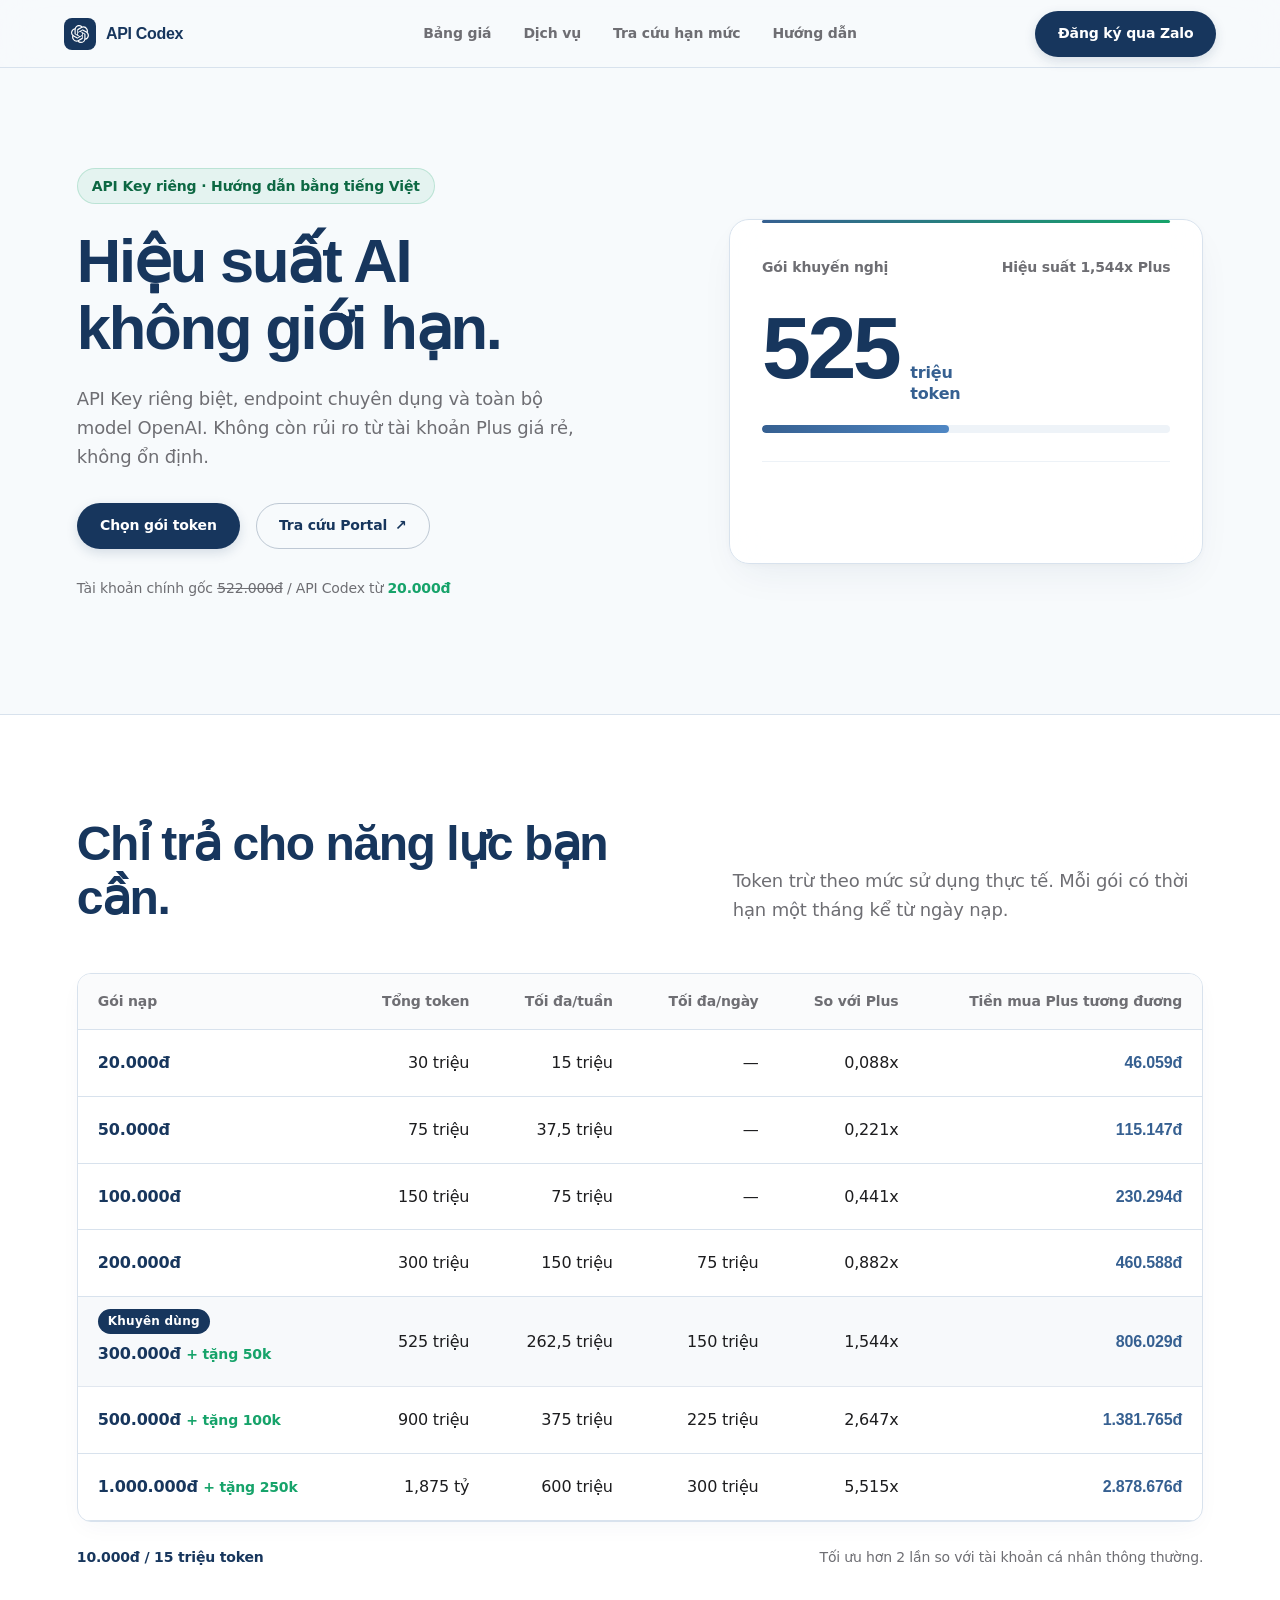
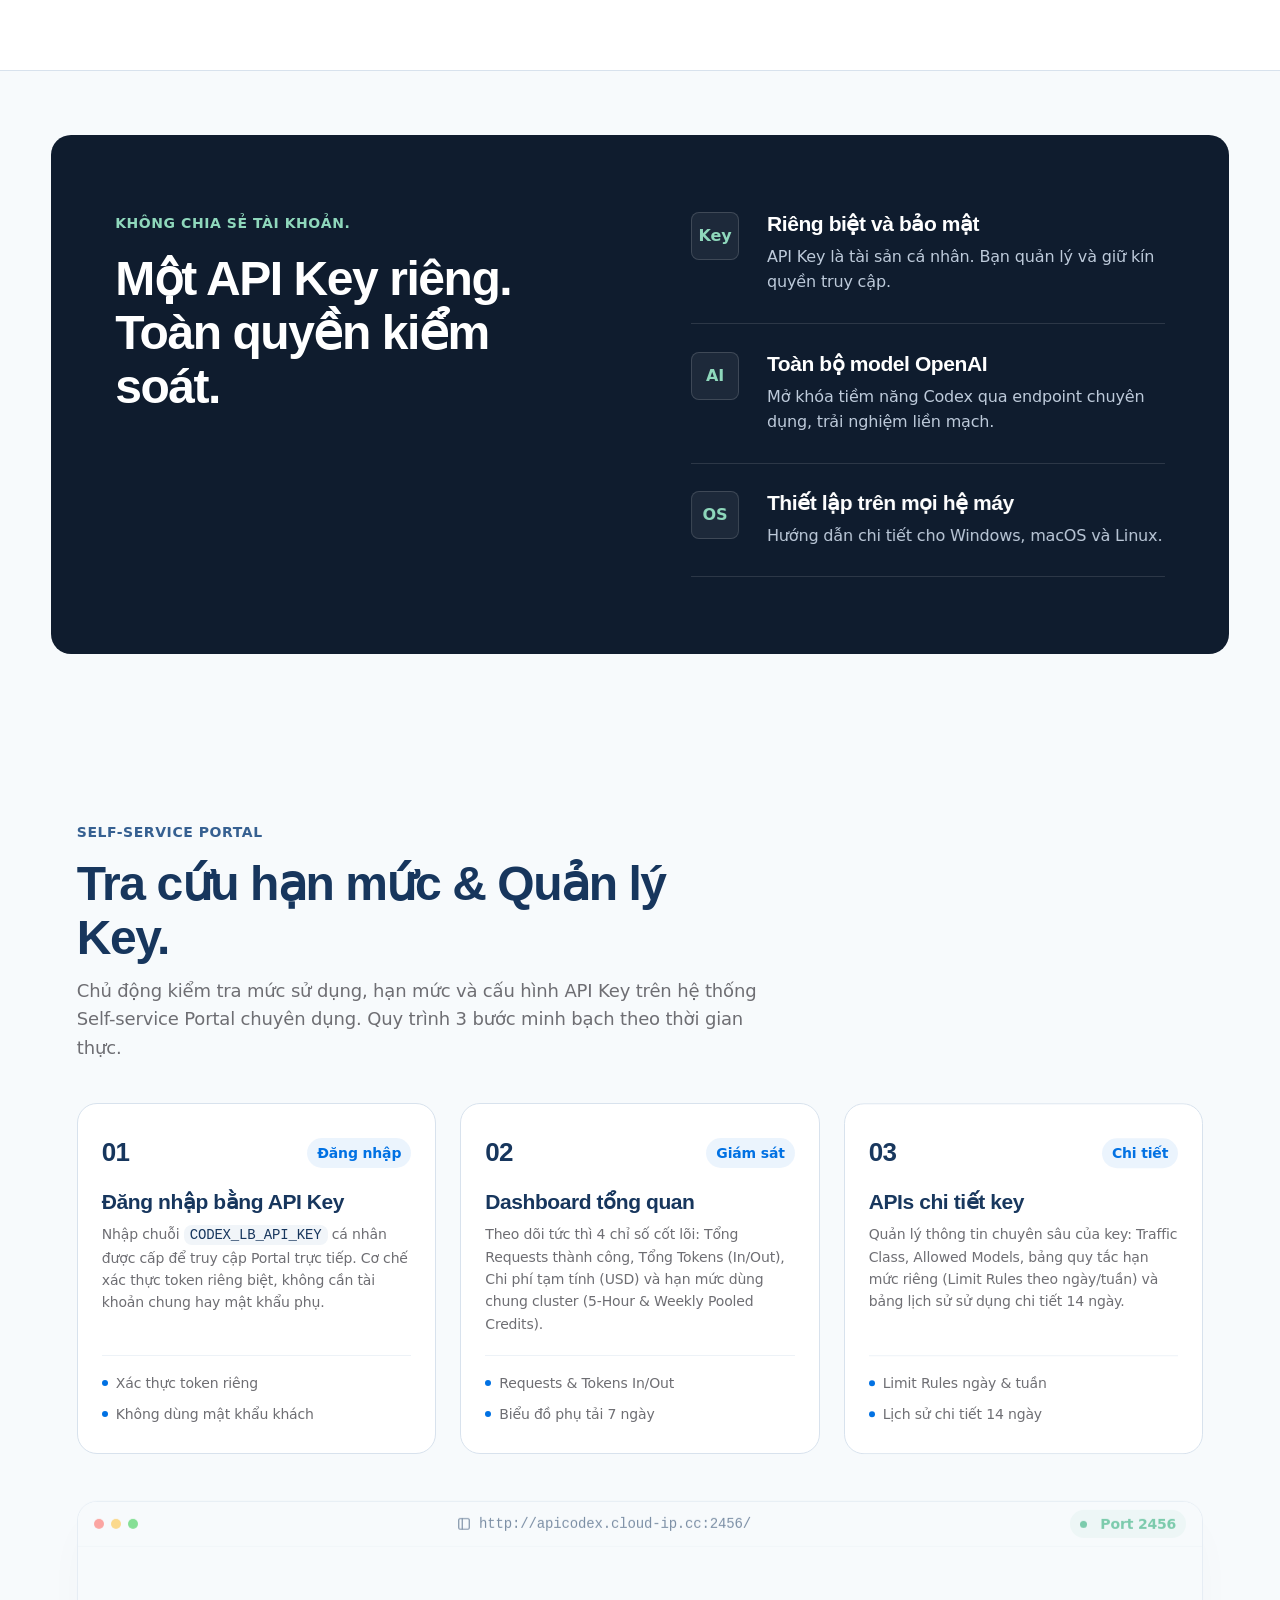
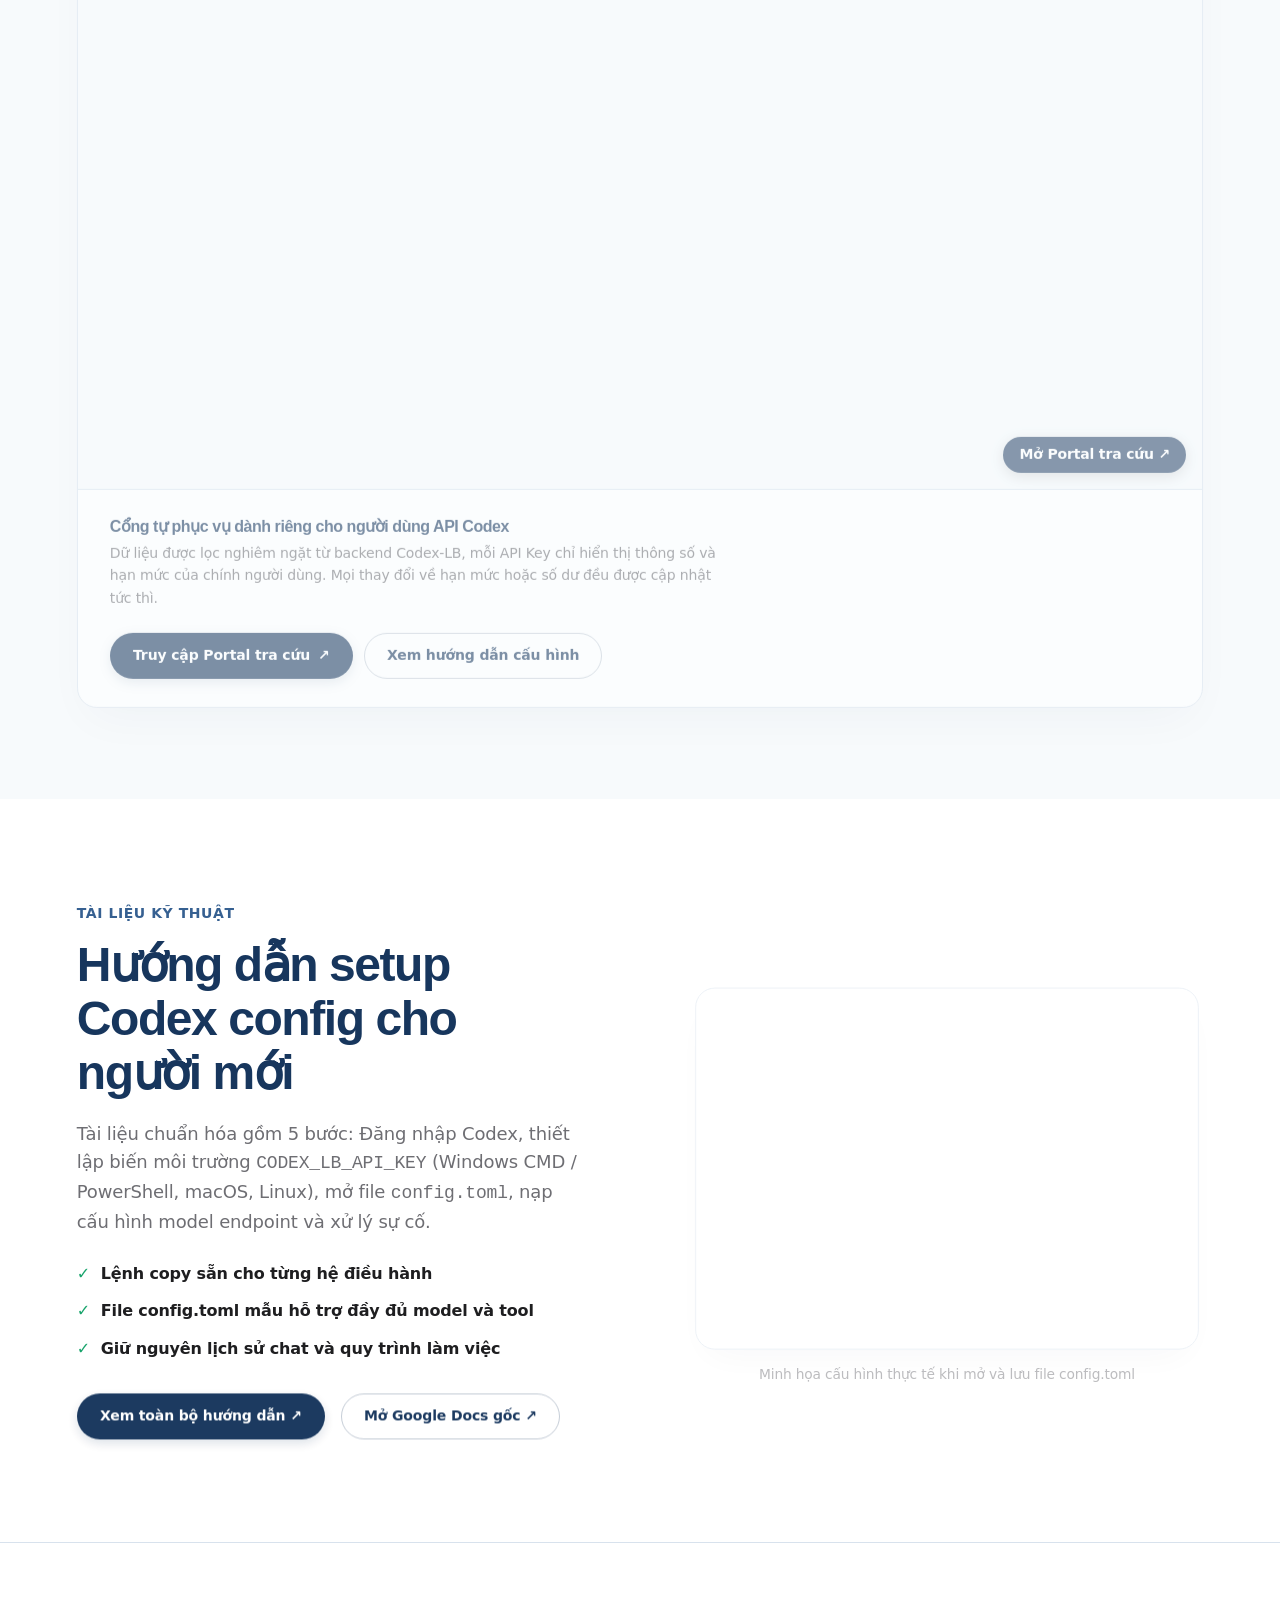
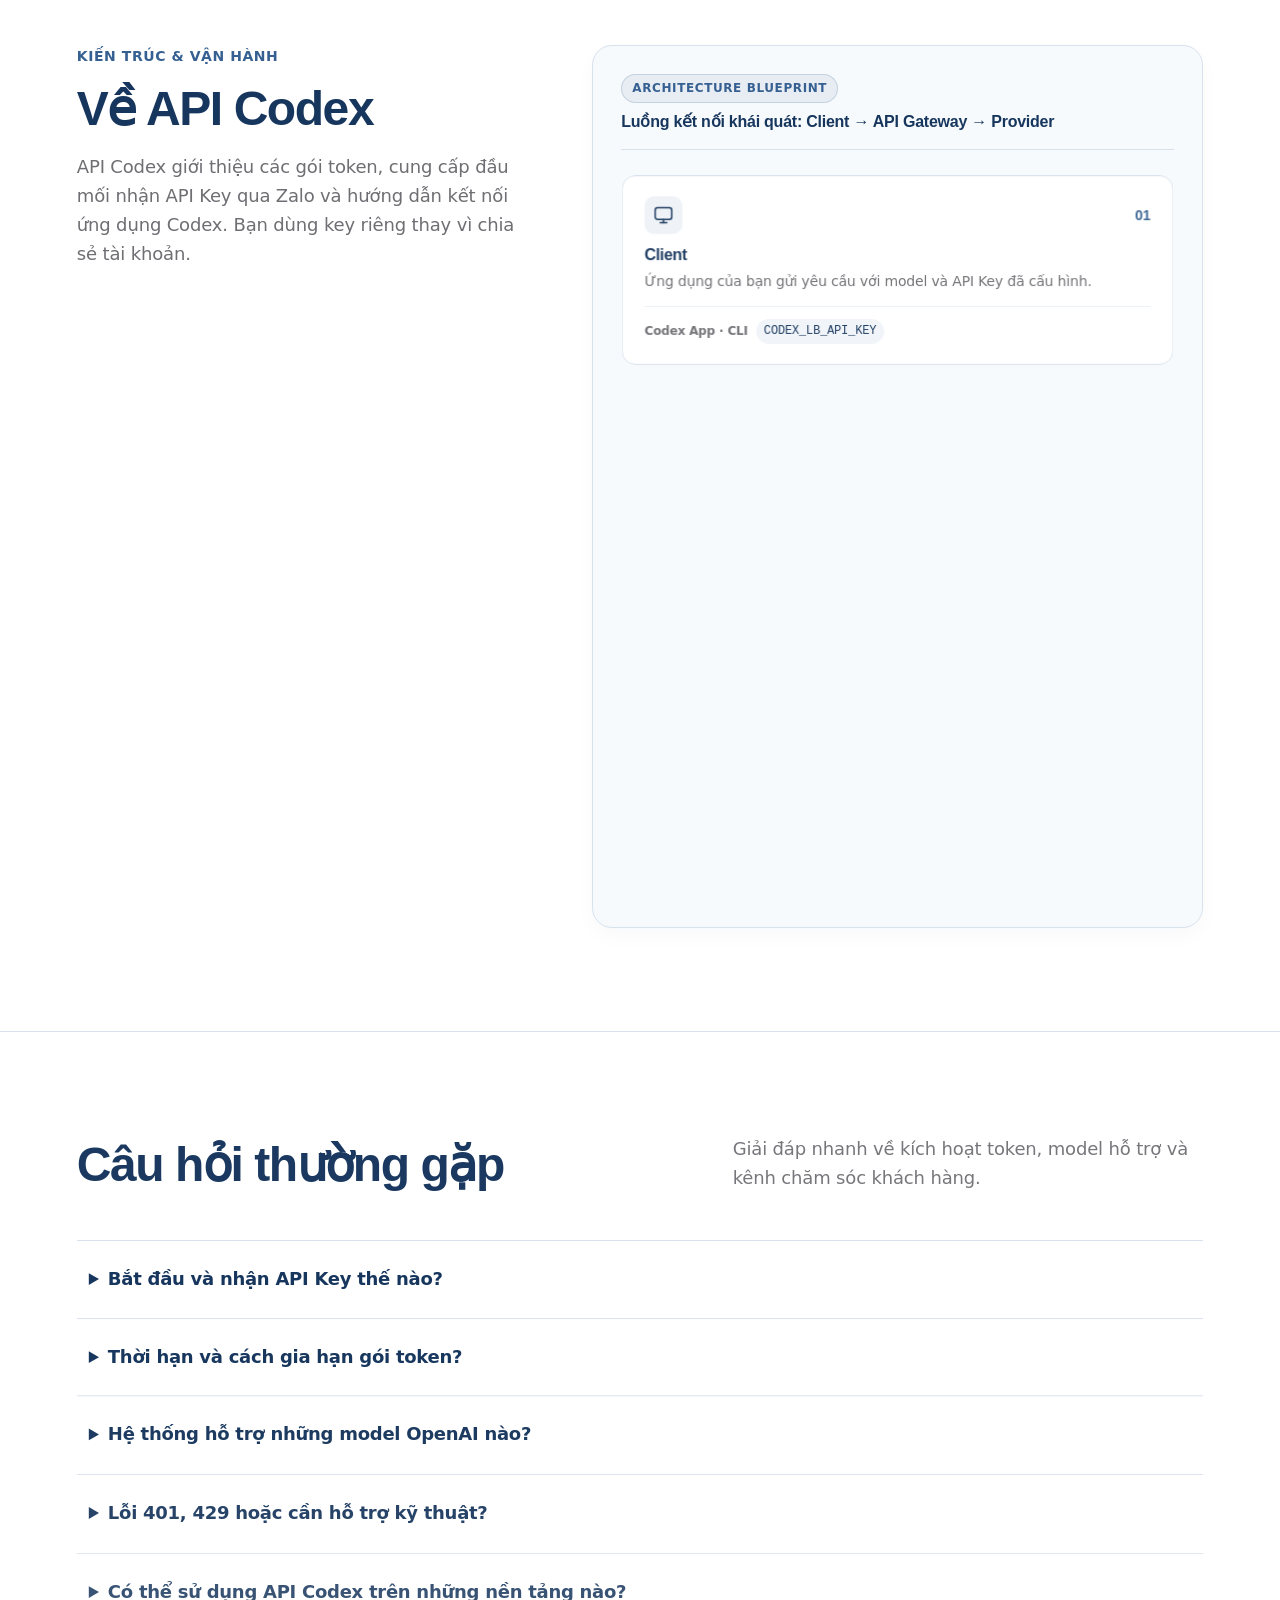
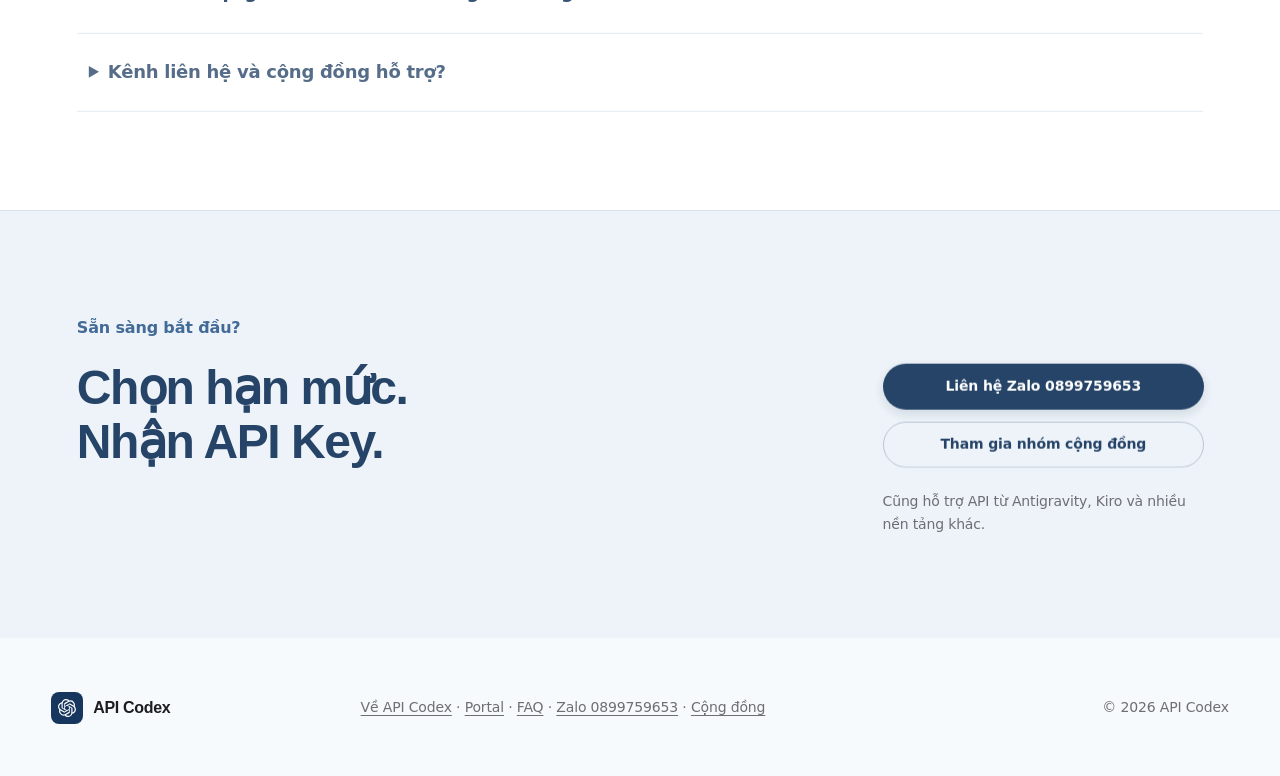
<file: index.html>
<!doctype html>
<html lang="vi">
<head>
  <meta charset="UTF-8">
  <meta name="viewport" content="width=device-width, initial-scale=1.0">
  <meta name="google-site-verification" content="3o2QNDiqQxpqapQQxuKwNYIWBUk0s6P8V5FA6ATxElM">
  <meta name="description" content="API Codex hiệu suất cao, hỗ trợ toàn bộ model OpenAI với mức giá từ 10.000đ cho 15 triệu token. Kèm hướng dẫn setup Codex config chi tiết.">
  <link rel="canonical" href="https://apicodex.netlify.app/">
  <meta property="og:type" content="website">
  <meta property="og:url" content="https://apicodex.netlify.app/">
  <meta property="og:title" content="API Codex — Hiệu suất AI không giới hạn">
  <meta property="og:description" content="API Key riêng biệt, endpoint chuyên dụng hỗ trợ toàn bộ model OpenAI với chi phí tối ưu từ 10.000đ cho 15 triệu token.">
  <meta property="og:image" content="https://apicodex.netlify.app/assets/document-1.png">
  <meta name="twitter:card" content="summary_large_image">
  <meta name="twitter:title" content="API Codex — Hiệu suất AI không giới hạn">
  <meta name="twitter:description" content="API Key riêng biệt, endpoint chuyên dụng hỗ trợ toàn bộ model OpenAI với chi phí tối ưu từ 10.000đ cho 15 triệu token.">
  <meta name="twitter:image" content="https://apicodex.netlify.app/assets/document-1.png">
  <title>API Codex — Hiệu suất không giới hạn</title>
  <link rel="stylesheet" href="styles.css?v=20260913-gsap1">
  <link rel="icon" href="assets/openai-logo.svg" type="image/svg+xml">
  <script type="application/ld+json">
  {
    "@context": "https://schema.org",
    "@type": "WebSite",
    "name": "API Codex",
    "url": "https://apicodex.netlify.app/",
    "description": "API Codex hiệu suất cao, hỗ trợ toàn bộ model OpenAI với mức giá từ 10.000đ cho 15 triệu token."
  }
  </script>
</head>
<body>
  <a class="skip-link" href="#top">Đến nội dung chính</a>
  <header class="site-header">
    <a class="brand" href="#top" aria-label="API Codex — về đầu trang">
      <span class="brand-mark" aria-hidden="true">
        <svg class="brand-icon" viewBox="0 0 24 24" width="18" height="18" fill="currentColor">
          <path d="M22.2819 9.8211a5.9847 5.9847 0 0 0-.5157-4.9108 6.0462 6.0462 0 0 0-6.5098-2.9A6.0651 6.0651 0 0 0 4.9807 4.1818a5.9847 5.9847 0 0 0-3.9977 2.9 6.0462 6.0462 0 0 0 .7427 7.0966 5.98 5.98 0 0 0 .511 4.9107 6.051 6.051 0 0 0 6.5146 2.9001A5.9847 5.9847 0 0 0 13.2599 24a6.0557 6.0557 0 0 0 5.7718-4.2058 5.9894 5.9894 0 0 0 3.9977-2.9001 6.0557 6.0557 0 0 0-.7475-7.0729zm-9.022 12.6081a4.4755 4.4755 0 0 1-2.8764-1.0408l.1419-.0804 4.7783-2.7582a.7948.7948 0 0 0 .3927-.6813v-6.7369l2.02 1.1686a.071.071 0 0 1 .038.052v5.5826a4.504 4.504 0 0 1-4.4945 4.4944zm-9.6607-4.1254a4.4708 4.4708 0 0 1-.5346-3.0137l.142.0852 4.783 2.7582a.7712.7712 0 0 0 .7806 0l5.8428-3.3685v2.3324a.0804.0804 0 0 1-.0332.0615L9.74 19.9502a4.4992 4.4992 0 0 1-6.1408-1.6464zM2.3408 7.8956a4.485 4.485 0 0 1 2.3655-1.9728V11.6a.7664.7664 0 0 0 .3879.6765l5.8144 3.3543-2.0201 1.1685a.0757.0757 0 0 1-.071 0l-4.8303-2.7865A4.504 4.504 0 0 1 2.3408 7.872zm16.5963 3.8558L13.1038 8.364 15.1192 7.2a.0757.0757 0 0 1 .071 0l4.8303 2.7913a4.4944 4.4944 0 0 1-.6765 8.1042v-5.6772a.79.79 0 0 0-.407-.6667zm2.0107-3.0231l-.142-.0852-4.7735-2.7818a.7759.7759 0 0 0-.7854 0L9.409 9.2297V6.8974a.0662.0662 0 0 1 .0284-.0615l4.8303-2.7866a4.4992 4.4992 0 0 1 6.6802 4.66zM8.3065 12.863l-2.02-1.1638a.0804.0804 0 0 1-.038-.0567V6.0742a4.4992 4.4992 0 0 1 7.3757-3.4537l-.142.0805L8.704 5.459a.7948.7948 0 0 0-.3927.6813zm1.0976-2.3654l2.602-1.4998 2.6069 1.4998v2.9994l-2.5974 1.4997-2.6067-1.4997Z"/>
        </svg>
      </span>
      <span>API Codex</span>
    </a>
    <nav id="primary-nav" aria-label="Điều hướng chính">
      <a href="#bang-gia">Bảng giá</a>
      <a href="#dich-vu">Dịch vụ</a>
      <a href="#portal">Tra cứu hạn mức</a>
      <a href="huong-dan.html">Hướng dẫn</a>
    </nav>
    <a class="header-action button button-primary" href="https://zalo.me/0899759653" target="_blank" rel="noopener">Đăng ký qua Zalo</a>
    <button class="menu-button" type="button" aria-label="Mở trình đơn" aria-expanded="false" aria-controls="primary-nav">
      <span></span><span></span>
    </button>
  </header>

  <main id="top" tabindex="-1">
    <section class="hero">
      <div class="hero-copy">
        <p class="availability">API Key riêng · Hướng dẫn bằng tiếng Việt</p>
        <h1>Hiệu suất AI<br>không giới hạn.</h1>
        <p class="hero-lead">API Key riêng biệt, endpoint chuyên dụng và toàn bộ model OpenAI. Không còn rủi ro từ tài khoản Plus giá rẻ, không ổn định.</p>
        <div class="hero-actions">
          <a class="button button-primary" href="#bang-gia">Chọn gói token</a>
          <a class="button button-outline" href="http://apicodex.cloud-ip.cc:2456/" target="_blank" rel="noopener">Tra cứu Portal <span aria-hidden="true">↗</span></a>
        </div>
        <p class="comparison">Tài khoản chính gốc <s>522.000đ</s> / API Codex từ <strong>20.000đ</strong></p>
      </div>
      <div class="hero-meter" aria-label="Gói được khuyến nghị: 525 triệu token">
        <div class="meter-head">
          <span>Gói khuyến nghị</span>
          <span>Hiệu suất 1,544x Plus</span>
        </div>
        <div class="meter-value"><strong>525</strong><span>triệu<br>token</span></div>
        <div class="meter-track"><span></span></div>
        <div class="meter-data">
          <div><span>Nạp</span><strong>300.000đ</strong></div>
          <div><span>Tặng thêm</span><strong>50.000đ</strong></div>
          <div><span>Tối đa/ngày</span><strong>150 triệu</strong></div>
        </div>
      </div>
    </section>

    <section class="pricing section" id="bang-gia">
      <div class="section-intro">
        <h2>Chỉ trả cho năng lực bạn cần.</h2>
        <p>Token trừ theo mức sử dụng thực tế. Mỗi gói có thời hạn một tháng kể từ ngày nạp.</p>
      </div>
      <div class="price-table-wrap" tabindex="0" role="region" aria-label="Bảng giá token, cuộn ngang để xem đủ cột">
        <table>
          <thead>
            <tr><th>Gói nạp</th><th>Tổng token</th><th>Tối đa/tuần</th><th>Tối đa/ngày</th><th>So với Plus</th><th>Tiền mua Plus tương đương</th></tr>
          </thead>
          <tbody>
            <tr><td>20.000đ</td><td>30 triệu</td><td>15 triệu</td><td>—</td><td>0,088x</td><td>46.059đ</td></tr>
            <tr><td>50.000đ</td><td>75 triệu</td><td>37,5 triệu</td><td>—</td><td>0,221x</td><td>115.147đ</td></tr>
            <tr><td>100.000đ</td><td>150 triệu</td><td>75 triệu</td><td>—</td><td>0,441x</td><td>230.294đ</td></tr>
            <tr><td>200.000đ</td><td>300 triệu</td><td>150 triệu</td><td>75 triệu</td><td>0,882x</td><td>460.588đ</td></tr>
            <tr class="recommended"><td><span>Khuyên dùng</span>300.000đ <small>+ tặng 50k</small></td><td>525 triệu</td><td>262,5 triệu</td><td>150 triệu</td><td>1,544x</td><td>806.029đ</td></tr>
            <tr><td>500.000đ <small>+ tặng 100k</small></td><td>900 triệu</td><td>375 triệu</td><td>225 triệu</td><td>2,647x</td><td>1.381.765đ</td></tr>
            <tr><td>1.000.000đ <small>+ tặng 250k</small></td><td>1,875 tỷ</td><td>600 triệu</td><td>300 triệu</td><td>5,515x</td><td>2.878.676đ</td></tr>
          </tbody>
        </table>
      </div>
      <div class="price-footer"><strong>10.000đ / 15 triệu token</strong><span>Tối ưu hơn 2 lần so với tài khoản cá nhân thông thường.</span></div>
    </section>

    <section class="service section" id="dich-vu">
      <div class="service-statement">
        <p>Không chia sẻ tài khoản.</p>
        <h2>Một API Key riêng. Toàn quyền kiểm soát.</h2>
      </div>
      <div class="service-list">
        <article><span>Key</span><div><h3>Riêng biệt và bảo mật</h3><p>API Key là tài sản cá nhân. Bạn quản lý và giữ kín quyền truy cập.</p></div></article>
        <article><span>AI</span><div><h3>Toàn bộ model OpenAI</h3><p>Mở khóa tiềm năng Codex qua endpoint chuyên dụng, trải nghiệm liền mạch.</p></div></article>
        <article><span>OS</span><div><h3>Thiết lập trên mọi hệ máy</h3><p>Hướng dẫn chi tiết cho Windows, macOS và Linux.</p></div></article>
      </div>
    </section>

    <section class="portal section" id="portal">
      <span id="dashboard" class="scroll-target" aria-hidden="true"></span>
      <div class="portal-header">
        <p class="section-tag">Self-service Portal</p>
        <h2>Tra cứu hạn mức &amp; Quản lý Key.</h2>
        <p class="portal-lead">Chủ động kiểm tra mức sử dụng, hạn mức và cấu hình API Key trên hệ thống Self-service Portal chuyên dụng. Quy trình 3 bước minh bạch theo thời gian thực.</p>
      </div>

      <div class="portal-flow-grid">
        <article class="portal-step-card">
          <div class="step-card-header">
            <span class="step-card-num">01</span>
            <span class="step-card-pill">Đăng nhập</span>
          </div>
          <h3>Đăng nhập bằng API Key</h3>
          <p>Nhập chuỗi <code>CODEX_LB_API_KEY</code> cá nhân được cấp để truy cập Portal trực tiếp. Cơ chế xác thực token riêng biệt, không cần tài khoản chung hay mật khẩu phụ.</p>
          <div class="step-card-meta">
            <span>Xác thực token riêng</span>
            <span>Không dùng mật khẩu khách</span>
          </div>
        </article>

        <article class="portal-step-card">
          <div class="step-card-header">
            <span class="step-card-num">02</span>
            <span class="step-card-pill">Giám sát</span>
          </div>
          <h3>Dashboard tổng quan</h3>
          <p>Theo dõi tức thì 4 chỉ số cốt lõi: Tổng Requests thành công, Tổng Tokens (In/Out), Chi phí tạm tính (USD) và hạn mức dùng chung cluster (5-Hour &amp; Weekly Pooled Credits).</p>
          <div class="step-card-meta">
            <span>Requests &amp; Tokens In/Out</span>
            <span>Biểu đồ phụ tải 7 ngày</span>
          </div>
        </article>

        <article class="portal-step-card">
          <div class="step-card-header">
            <span class="step-card-num">03</span>
            <span class="step-card-pill">Chi tiết</span>
          </div>
          <h3>APIs chi tiết key</h3>
          <p>Quản lý thông tin chuyên sâu của key: Traffic Class, Allowed Models, bảng quy tắc hạn mức riêng (Limit Rules theo ngày/tuần) và bảng lịch sử sử dụng chi tiết 14 ngày.</p>
          <div class="step-card-meta">
            <span>Limit Rules ngày &amp; tuần</span>
            <span>Lịch sử chi tiết 14 ngày</span>
          </div>
        </article>
      </div>

      <div class="portal-window">
        <div class="window-bar">
          <div class="window-dots" aria-hidden="true"><span></span><span></span><span></span></div>
          <div class="portal-address-bar">
            <svg width="14" height="14" viewBox="0 0 24 24" fill="none" stroke="currentColor" stroke-width="2" stroke-linecap="round" stroke-linejoin="round" aria-hidden="true"><rect width="18" height="18" x="3" y="3" rx="2"/><path d="M9 3v18"/></svg>
            <span>http://apicodex.cloud-ip.cc:2456/</span>
          </div>
          <span class="portal-online-tag"><span class="status-dot"></span>Port 2456</span>
        </div>
        <div class="portal-window-preview">
          <a class="portal-link-preview" href="http://apicodex.cloud-ip.cc:2456/" target="_blank" rel="noopener" title="Mở Self-service Portal trực tiếp tại apicodex.cloud-ip.cc:2456">
            <img loading="lazy" decoding="async" src="assets/portal-dashboard.png" alt="Giao diện Self-service Portal tra cứu hạn mức và chi tiết API Key Codex LB" width="1920" height="925">
            <span class="portal-preview-badge">Mở Portal tra cứu ↗</span>
          </a>
        </div>
        <div class="portal-window-content">
          <div class="portal-card-desc">
            <h4>Cổng tự phục vụ dành riêng cho người dùng API Codex</h4>
            <p>Dữ liệu được lọc nghiêm ngặt từ backend Codex-LB, mỗi API Key chỉ hiển thị thông số và hạn mức của chính người dùng. Mọi thay đổi về hạn mức hoặc số dư đều được cập nhật tức thì.</p>
          </div>
          <div class="portal-card-actions">
            <a class="button button-primary" href="http://apicodex.cloud-ip.cc:2456/" target="_blank" rel="noopener">Truy cập Portal tra cứu <span aria-hidden="true">↗</span></a>
            <a class="button button-outline" href="huong-dan.html">Xem hướng dẫn cấu hình</a>
          </div>
        </div>
      </div>
    </section>

    <section class="guide-teaser section" id="huong-dan">
      <div class="guide-teaser-grid">
        <div class="guide-teaser-copy">
          <p class="section-tag">Tài liệu kỹ thuật</p>
          <h2>Hướng dẫn setup Codex config cho người mới</h2>
          <p>Tài liệu chuẩn hóa gồm 5 bước: Đăng nhập Codex, thiết lập biến môi trường <code>CODEX_LB_API_KEY</code> (Windows CMD / PowerShell, macOS, Linux), mở file <code>config.toml</code>, nạp cấu hình model endpoint và xử lý sự cố.</p>
          <ul class="guide-features">
            <li>Lệnh copy sẵn cho từng hệ điều hành</li>
            <li>File config.toml mẫu hỗ trợ đầy đủ model và tool</li>
            <li>Giữ nguyên lịch sử chat và quy trình làm việc</li>
          </ul>
          <div class="guide-actions">
            <a class="button button-primary" href="huong-dan.html">Xem toàn bộ hướng dẫn ↗</a>
            <a class="button button-outline" href="https://docs.google.com/document/d/1rkvNwVLz3mEp2RrfsH9Akq5knTxJyN6_HLEKS-k7dc0" target="_blank" rel="noopener">Mở Google Docs gốc ↗</a>
          </div>
        </div>
        <div class="guide-teaser-visual">
          <div class="figure-frame">
            <img loading="lazy" decoding="async" src="assets/document-2.png?v=2" alt="Giao diện minh họa cấu hình config.toml thực tế sau khi lưu" width="1444" height="1017">
          </div>
          <span class="teaser-caption">Minh họa cấu hình thực tế khi mở và lưu file config.toml</span>
        </div>
      </div>
    </section>

    <section class="about section" id="gioi-thieu" aria-labelledby="about-title">
      <div class="about-container">
        <header class="about-intro">
          <p class="section-tag">Kiến trúc &amp; Vận hành</p>
          <h2 id="about-title">Về API Codex</h2>
          <p class="about-lead">API Codex giới thiệu các gói token, cung cấp đầu mối nhận API Key qua Zalo và hướng dẫn kết nối ứng dụng Codex. Bạn dùng key riêng thay vì chia sẻ tài khoản.</p>
        </header>
        <div class="architecture" aria-labelledby="architecture-title">
          <div class="arch-header">
            <span class="arch-badge">Architecture Blueprint</span>
            <h3 id="architecture-title" class="architecture-heading">Luồng kết nối khái quát: Client → API Gateway → Provider</h3>
          </div>
          <ol class="architecture-flow" role="list">
            <li class="arch-node" data-node="client">
              <div class="node-header">
                <div class="node-icon-box" aria-hidden="true">
                  <svg class="node-icon" viewBox="0 0 24 24" fill="none" stroke="currentColor" stroke-width="1.8" stroke-linecap="round" stroke-linejoin="round">
                    <rect x="2" y="3" width="20" height="14" rx="3"></rect>
                    <line x1="8" y1="21" x2="16" y2="21"></line>
                    <line x1="12" y1="17" x2="12" y2="21"></line>
                  </svg>
                </div>
                <span class="flow-step" aria-hidden="true">01</span>
              </div>
              <div class="node-content">
                <h3>Client</h3>
                <p>Ứng dụng của bạn gửi yêu cầu với model và API Key đã cấu hình.</p>
              </div>
              <div class="node-footer" aria-hidden="true">
                <span class="node-tag">Codex App · CLI</span>
                <code class="node-pill">CODEX_LB_API_KEY</code>
              </div>
            </li>

            <li class="arch-connector" aria-hidden="true">
              <div class="connector-track">
                <span class="connector-pulse"></span>
              </div>
              <div class="connector-label">
                <span>HTTP / WS</span>
                <span class="connector-arrow">→</span>
              </div>
            </li>

            <li class="arch-node" data-node="gateway">
              <div class="node-header">
                <div class="node-icon-box" aria-hidden="true">
                  <svg class="node-icon" viewBox="0 0 24 24" fill="none" stroke="currentColor" stroke-width="1.8" stroke-linecap="round" stroke-linejoin="round">
                    <rect x="2" y="2" width="20" height="8" rx="2"></rect>
                    <rect x="2" y="14" width="20" height="8" rx="2"></rect>
                    <line x1="6" y1="6" x2="6.01" y2="6"></line>
                    <line x1="6" y1="18" x2="6.01" y2="18"></line>
                  </svg>
                </div>
                <span class="flow-step" aria-hidden="true">02</span>
              </div>
              <div class="node-content">
                <h3>API Gateway</h3>
                <p>Endpoint trung gian tiếp nhận key và chuyển yêu cầu đến nhà cung cấp phù hợp.</p>
              </div>
              <div class="node-footer" aria-hidden="true">
                <span class="node-tag">Router · Port 2455</span>
                <code class="node-pill">apicodex.cloud-ip.cc</code>
              </div>
            </li>

            <li class="arch-connector" aria-hidden="true">
              <div class="connector-track">
                <span class="connector-pulse"></span>
              </div>
              <div class="connector-label">
                <span>Responses API</span>
                <span class="connector-arrow">→</span>
              </div>
            </li>

            <li class="arch-node" data-node="provider">
              <div class="node-header">
                <div class="node-icon-box" aria-hidden="true">
                  <svg class="node-icon" viewBox="0 0 24 24" fill="none" stroke="currentColor" stroke-width="1.8" stroke-linecap="round" stroke-linejoin="round">
                    <circle cx="12" cy="12" r="9"></circle>
                    <path d="M12 3a9 9 0 0 0 0 18v-9"></path>
                    <circle cx="12" cy="12" r="3"></circle>
                  </svg>
                </div>
                <span class="flow-step" aria-hidden="true">03</span>
              </div>
              <div class="node-content">
                <h3>Provider</h3>
                <p>Nhà cung cấp xử lý model; kết quả trả về ứng dụng qua gateway.</p>
              </div>
              <div class="node-footer" aria-hidden="true">
                <span class="node-tag">OpenAI Models</span>
                <code class="node-pill">gpt-6-astra · gpt-5.6</code>
              </div>
            </li>
          </ol>
        </div>
      </div>
    </section>

    <section class="faq section" id="faq" aria-labelledby="faq-title">
      <div class="section-intro"><h2 id="faq-title">Câu hỏi thường gặp</h2><p>Giải đáp nhanh về kích hoạt token, model hỗ trợ và kênh chăm sóc khách hàng.</p></div>
      <details><summary>Bắt đầu và nhận API Key thế nào?</summary><p>Chọn gói nạp phù hợp trong bảng giá, liên hệ <a href="https://zalo.me/0899759653" target="_blank" rel="noopener">Zalo 0899759653</a> để nhận API Key riêng và làm theo <a href="huong-dan.html">hướng dẫn cấu hình</a> nhanh trong 3 phút.</p></details>
      <details><summary>Thời hạn và cách gia hạn gói token?</summary><p>Mỗi gói có thời hạn sử dụng 30 ngày kể từ ngày kích hoạt. Bạn có thể theo dõi số dư và hạn mức trực tiếp trên <a href="http://apicodex.cloud-ip.cc:2456/" target="_blank" rel="noopener">Portal tra cứu</a> và gia hạn hoặc nâng gói linh hoạt bất kỳ lúc nào qua Zalo.</p></details>
      <details><summary>Hệ thống hỗ trợ những model OpenAI nào?</summary><p>API Codex hỗ trợ danh mục model OpenAI mới nhất (gpt-6-astra, gpt-5.6-terra, gpt-4o), mở khóa toàn bộ plugin, browser và subagent trên ứng dụng Codex.</p></details>
      <details><summary>Lỗi 401, 429 hoặc cần hỗ trợ kỹ thuật?</summary><p>Với 401, kiểm tra lại key và biến môi trường. Với 429, chờ reset hạn mức ngày. Đội ngũ kỹ thuật hỗ trợ trực tiếp qua Zalo để kiểm tra cấu hình và cấp lại key nhanh chóng.</p></details>
      <details><summary>Có thể sử dụng API Codex trên những nền tảng nào?</summary><p>Tương thích mượt mà với ứng dụng Codex trên Windows, macOS, Linux, đồng thời hỗ trợ Kiro, Cursor, Antigravity và mọi công cụ lập trình AI hỗ trợ custom OpenAI endpoint.</p></details>
      <details><summary>Kênh liên hệ và cộng đồng hỗ trợ?</summary><p>Hỗ trợ chính thức qua <a href="https://zalo.me/0899759653" target="_blank" rel="noopener">Zalo 0899759653</a> và <a href="https://zalo.me/g/g6anmyvrd019pvgnmpe6" target="_blank" rel="noopener">nhóm cộng đồng</a>, giải đáp thắc mắc và hướng dẫn cấu hình chi tiết.</p></details>
    </section>

    <section class="signup section" id="dang-ky">
      <div><p>Sẵn sàng bắt đầu?</p><h2>Chọn hạn mức.<br>Nhận API Key.</h2></div>
      <div class="signup-actions">
        <a class="button button-primary" href="https://zalo.me/0899759653" target="_blank" rel="noopener">Liên hệ Zalo 0899759653</a>
        <a class="button button-outline" href="https://zalo.me/g/g6anmyvrd019pvgnmpe6" target="_blank" rel="noopener">Tham gia nhóm cộng đồng</a>
      </div>
      <p class="platform-note">Cũng hỗ trợ API từ Antigravity, Kiro và nhiều nền tảng khác.</p>
    </section>
  </main>

  <footer>
    <a class="brand" href="#top">
      <span class="brand-mark" aria-hidden="true">
        <svg class="brand-icon" viewBox="0 0 24 24" width="18" height="18" fill="currentColor">
          <path d="M22.2819 9.8211a5.9847 5.9847 0 0 0-.5157-4.9108 6.0462 6.0462 0 0 0-6.5098-2.9A6.0651 6.0651 0 0 0 4.9807 4.1818a5.9847 5.9847 0 0 0-3.9977 2.9 6.0462 6.0462 0 0 0 .7427 7.0966 5.98 5.98 0 0 0 .511 4.9107 6.051 6.051 0 0 0 6.5146 2.9001A5.9847 5.9847 0 0 0 13.2599 24a6.0557 6.0557 0 0 0 5.7718-4.2058 5.9894 5.9894 0 0 0 3.9977-2.9001 6.0557 6.0557 0 0 0-.7475-7.0729zm-9.022 12.6081a4.4755 4.4755 0 0 1-2.8764-1.0408l.1419-.0804 4.7783-2.7582a.7948.7948 0 0 0 .3927-.6813v-6.7369l2.02 1.1686a.071.071 0 0 1 .038.052v5.5826a4.504 4.504 0 0 1-4.4945 4.4944zm-9.6607-4.1254a4.4708 4.4708 0 0 1-.5346-3.0137l.142.0852 4.783 2.7582a.7712.7712 0 0 0 .7806 0l5.8428-3.3685v2.3324a.0804.0804 0 0 1-.0332.0615L9.74 19.9502a4.4992 4.4992 0 0 1-6.1408-1.6464zM2.3408 7.8956a4.485 4.485 0 0 1 2.3655-1.9728V11.6a.7664.7664 0 0 0 .3879.6765l5.8144 3.3543-2.0201 1.1685a.0757.0757 0 0 1-.071 0l-4.8303-2.7865A4.504 4.504 0 0 1 2.3408 7.872zm16.5963 3.8558L13.1038 8.364 15.1192 7.2a.0757.0757 0 0 1 .071 0l4.8303 2.7913a4.4944 4.4944 0 0 1-.6765 8.1042v-5.6772a.79.79 0 0 0-.407-.6667zm2.0107-3.0231l-.142-.0852-4.7735-2.7818a.7759.7759 0 0 0-.7854 0L9.409 9.2297V6.8974a.0662.0662 0 0 1 .0284-.0615l4.8303-2.7866a4.4992 4.4992 0 0 1 6.6802 4.66zM8.3065 12.863l-2.02-1.1638a.0804.0804 0 0 1-.038-.0567V6.0742a4.4992 4.4992 0 0 1 7.3757-3.4537l-.142.0805L8.704 5.459a.7948.7948 0 0 0-.3927.6813zm1.0976-2.3654l2.602-1.4998 2.6069 1.4998v2.9994l-2.5974 1.4997-2.6067-1.4997Z"/>
        </svg>
      </span>
      <span>API Codex</span>
    </a>
    <p><a href="#gioi-thieu">Về API Codex</a> · <a href="#portal">Portal</a> · <a href="#faq">FAQ</a> · <a href="https://zalo.me/0899759653" target="_blank" rel="noopener">Zalo 0899759653</a> · <a href="https://zalo.me/g/g6anmyvrd019pvgnmpe6" target="_blank" rel="noopener">Cộng đồng</a></p>
    <span>© 2026 API Codex</span>
  </footer>
  <script src="assets/gsap.min.js"></script>
  <script src="assets/ScrollTrigger.min.js"></script>
  <script src="script.js?v=20260913-gsap1"></script>
</body>
</html>
</file>
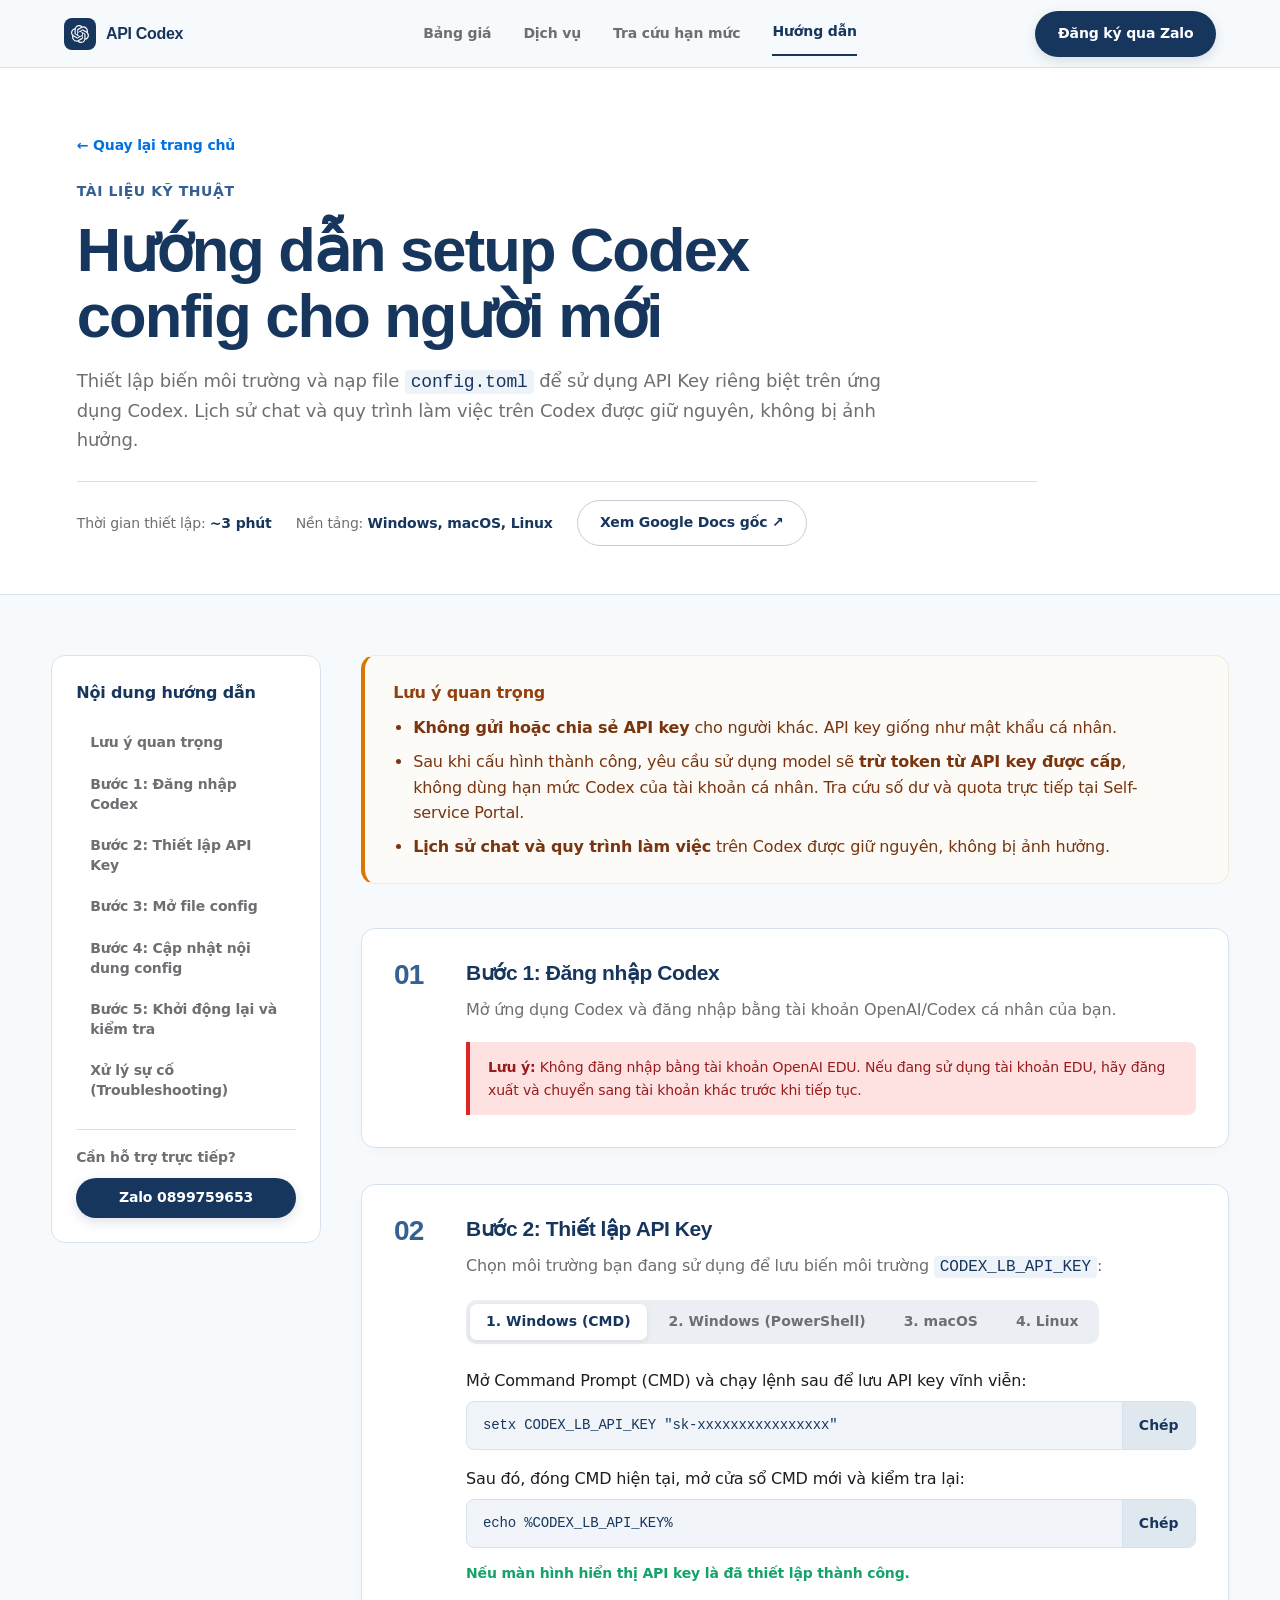
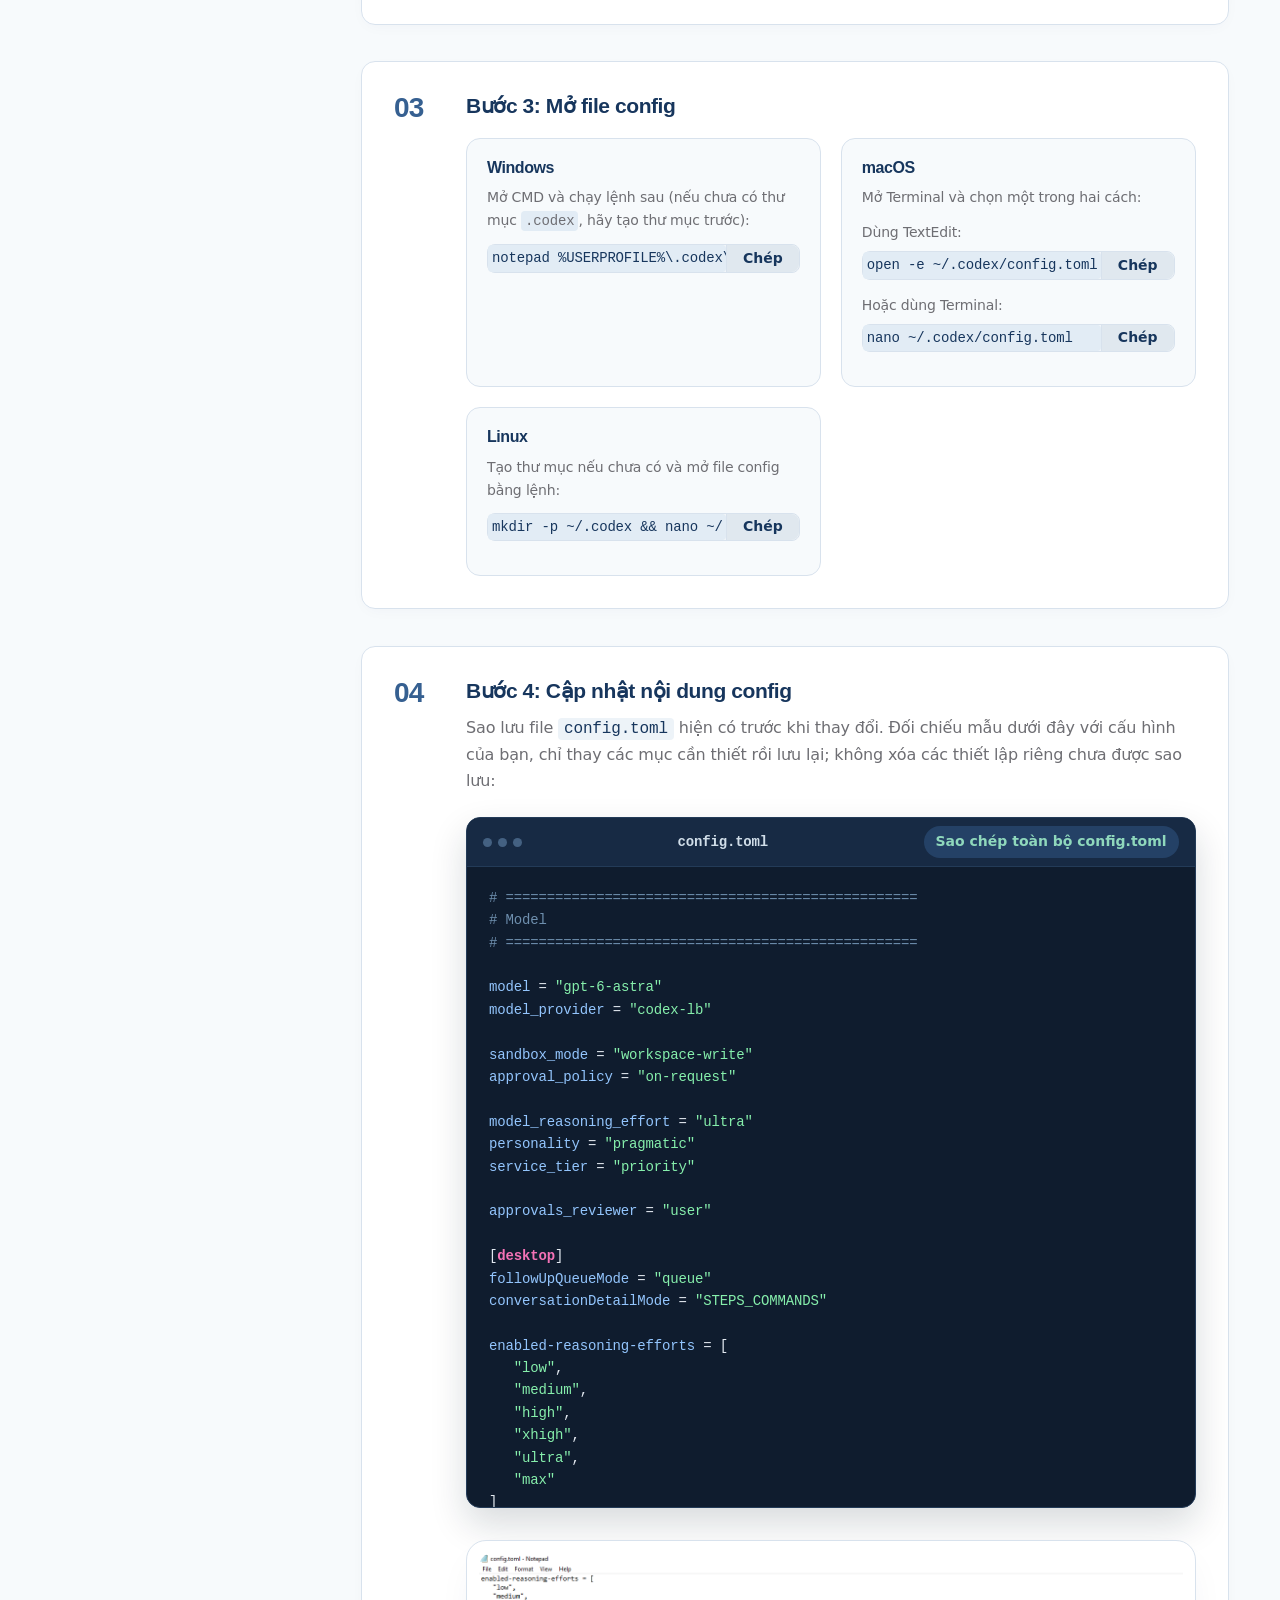
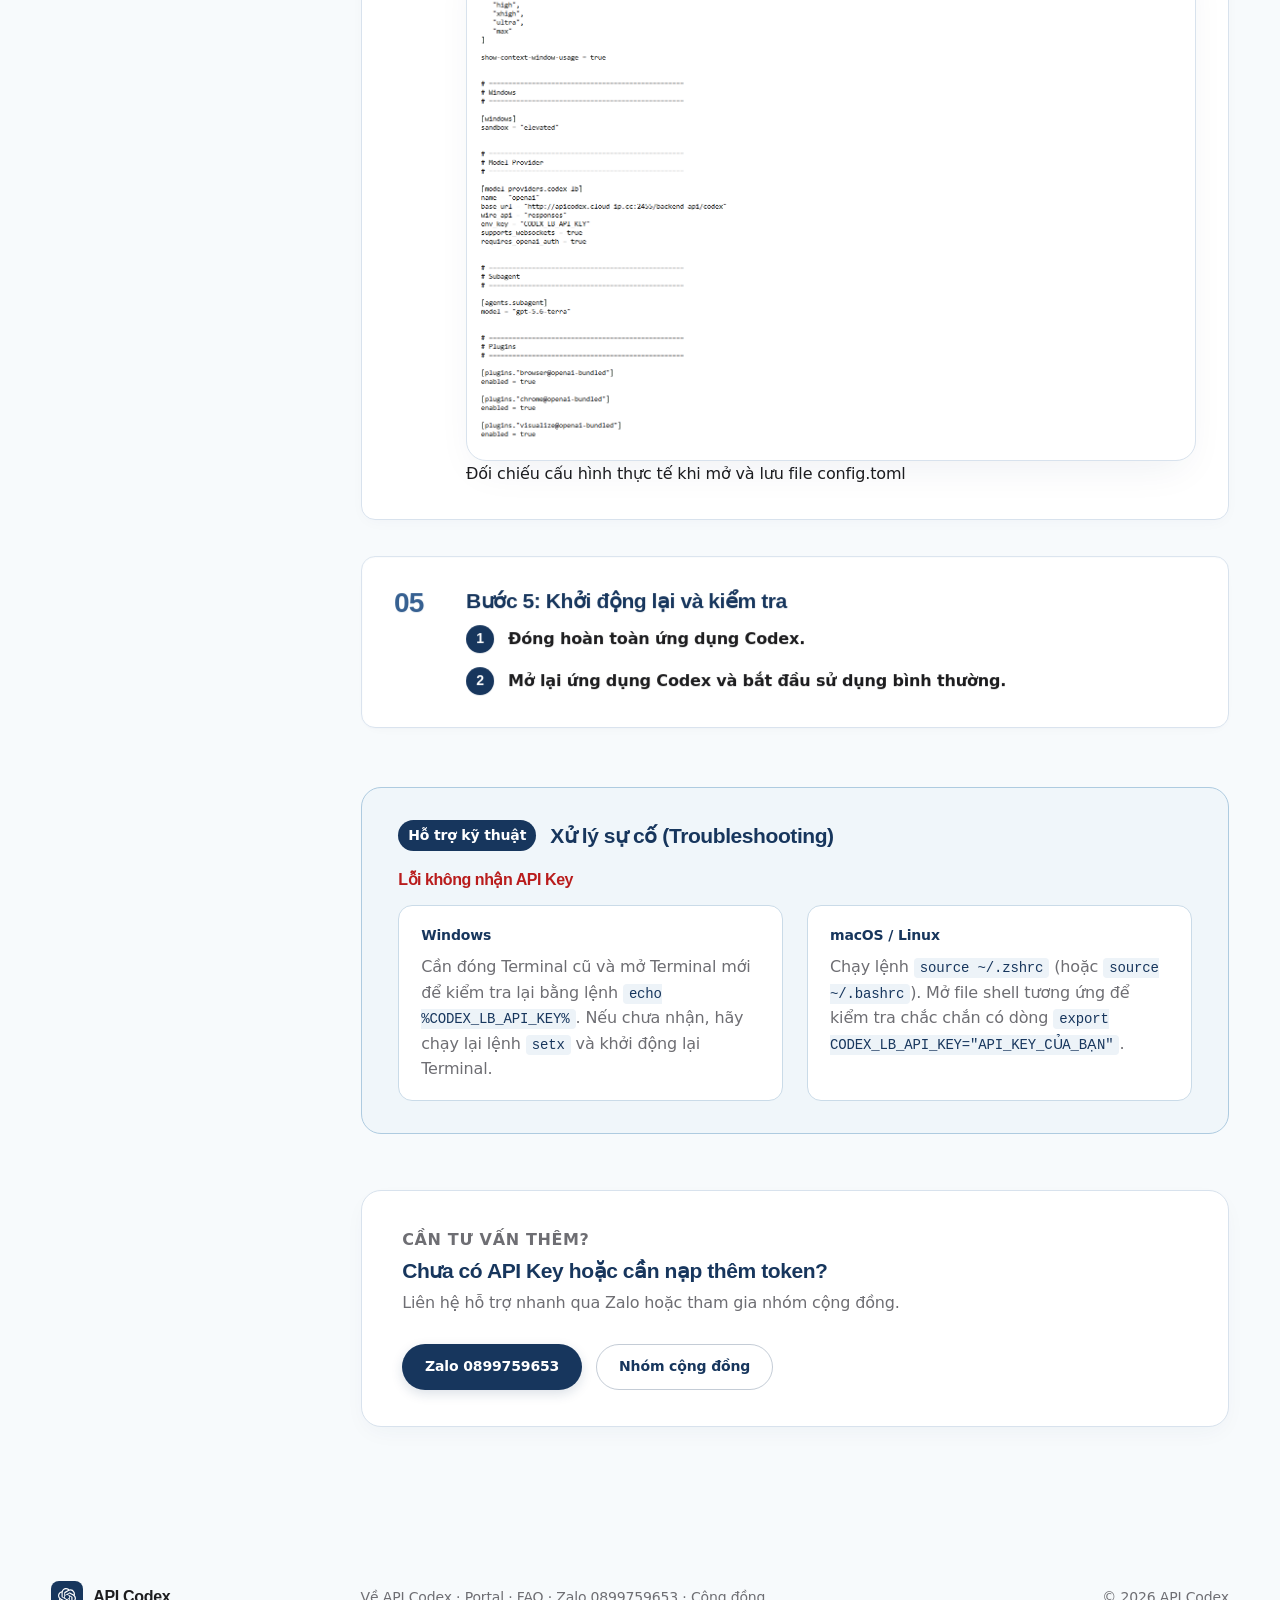
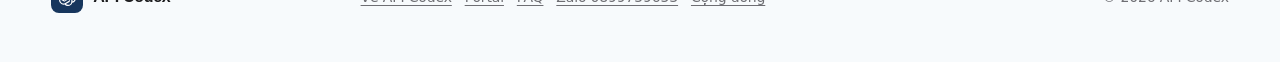
<file: huong-dan.html>
<!doctype html>
<html lang="vi">
<head>
  <meta charset="UTF-8">
  <meta name="viewport" content="width=device-width, initial-scale=1.0">
  <meta name="google-site-verification" content="3o2QNDiqQxpqapQQxuKwNYIWBUk0s6P8V5FA6ATxElM">
  <meta name="description" content="Hướng dẫn setup Codex config cho người mới: thiết lập API Key, cấu hình file config.toml trên Windows, macOS và Linux.">
  <link rel="canonical" href="https://apicodex.netlify.app/huong-dan.html">
  <meta property="og:type" content="article">
  <meta property="og:url" content="https://apicodex.netlify.app/huong-dan.html">
  <meta property="og:title" content="Hướng dẫn setup Codex config cho người mới — API Codex">
  <meta property="og:description" content="5 bước chuẩn thiết lập API Key, biến môi trường và nạp file config.toml cho ứng dụng Codex trên Windows, macOS và Linux.">
  <meta property="og:image" content="https://apicodex.netlify.app/assets/document-2.png">
  <meta name="twitter:card" content="summary_large_image">
  <meta name="twitter:title" content="Hướng dẫn setup Codex config cho người mới — API Codex">
  <meta name="twitter:description" content="5 bước chuẩn thiết lập API Key, biến môi trường và nạp file config.toml cho ứng dụng Codex trên Windows, macOS và Linux.">
  <meta name="twitter:image" content="https://apicodex.netlify.app/assets/document-2.png">
  <title>Hướng dẫn setup Codex config cho người mới — API Codex</title>
  <link rel="stylesheet" href="styles.css?v=20260913-gsap1">
  <link rel="icon" href="assets/openai-logo.svg" type="image/svg+xml">
  <script type="application/ld+json">
  {
    "@context": "https://schema.org",
    "@type": "TechArticle",
    "headline": "Hướng dẫn setup Codex config cho người mới",
    "description": "5 bước chuẩn thiết lập API Key, biến môi trường và nạp file config.toml cho ứng dụng Codex trên Windows, macOS và Linux.",
    "url": "https://apicodex.netlify.app/huong-dan.html",
    "datePublished": "2026-09-08",
    "author": {
      "@type": "Organization",
      "name": "API Codex"
    }
  }
  </script>
</head>
<body class="doc-page">
  <a class="skip-link" href="#top">Đến nội dung chính</a>
  <header class="site-header">
    <a class="brand" href="index.html#top" aria-label="API Codex — về trang chủ">
      <span class="brand-mark" aria-hidden="true">
        <svg class="brand-icon" viewBox="0 0 24 24" width="18" height="18" fill="currentColor">
          <path d="M22.2819 9.8211a5.9847 5.9847 0 0 0-.5157-4.9108 6.0462 6.0462 0 0 0-6.5098-2.9A6.0651 6.0651 0 0 0 4.9807 4.1818a5.9847 5.9847 0 0 0-3.9977 2.9 6.0462 6.0462 0 0 0 .7427 7.0966 5.98 5.98 0 0 0 .511 4.9107 6.051 6.051 0 0 0 6.5146 2.9001A5.9847 5.9847 0 0 0 13.2599 24a6.0557 6.0557 0 0 0 5.7718-4.2058 5.9894 5.9894 0 0 0 3.9977-2.9001 6.0557 6.0557 0 0 0-.7475-7.0729zm-9.022 12.6081a4.4755 4.4755 0 0 1-2.8764-1.0408l.1419-.0804 4.7783-2.7582a.7948.7948 0 0 0 .3927-.6813v-6.7369l2.02 1.1686a.071.071 0 0 1 .038.052v5.5826a4.504 4.504 0 0 1-4.4945 4.4944zm-9.6607-4.1254a4.4708 4.4708 0 0 1-.5346-3.0137l.142.0852 4.783 2.7582a.7712.7712 0 0 0 .7806 0l5.8428-3.3685v2.3324a.0804.0804 0 0 1-.0332.0615L9.74 19.9502a4.4992 4.4992 0 0 1-6.1408-1.6464zM2.3408 7.8956a4.485 4.485 0 0 1 2.3655-1.9728V11.6a.7664.7664 0 0 0 .3879.6765l5.8144 3.3543-2.0201 1.1685a.0757.0757 0 0 1-.071 0l-4.8303-2.7865A4.504 4.504 0 0 1 2.3408 7.872zm16.5963 3.8558L13.1038 8.364 15.1192 7.2a.0757.0757 0 0 1 .071 0l4.8303 2.7913a4.4944 4.4944 0 0 1-.6765 8.1042v-5.6772a.79.79 0 0 0-.407-.6667zm2.0107-3.0231l-.142-.0852-4.7735-2.7818a.7759.7759 0 0 0-.7854 0L9.409 9.2297V6.8974a.0662.0662 0 0 1 .0284-.0615l4.8303-2.7866a4.4992 4.4992 0 0 1 6.6802 4.66zM8.3065 12.863l-2.02-1.1638a.0804.0804 0 0 1-.038-.0567V6.0742a4.4992 4.4992 0 0 1 7.3757-3.4537l-.142.0805L8.704 5.459a.7948.7948 0 0 0-.3927.6813zm1.0976-2.3654l2.602-1.4998 2.6069 1.4998v2.9994l-2.5974 1.4997-2.6067-1.4997Z"/>
        </svg>
      </span>
      <span>API Codex</span>
    </a>
    <nav id="primary-nav" aria-label="Điều hướng chính">
      <a href="index.html#bang-gia">Bảng giá</a>
      <a href="index.html#dich-vu">Dịch vụ</a>
      <a href="index.html#portal">Tra cứu hạn mức</a>
      <a class="nav-active" aria-current="page" href="huong-dan.html">Hướng dẫn</a>
    </nav>
    <a class="header-action button button-primary" href="https://zalo.me/0899759653" target="_blank" rel="noopener">Đăng ký qua Zalo</a>
    <button class="menu-button" type="button" aria-label="Mở trình đơn" aria-expanded="false" aria-controls="primary-nav">
      <span></span><span></span>
    </button>
  </header>

  <main id="top" tabindex="-1">
    <section class="doc-hero">
      <div class="doc-hero-inner">
        <a class="back-link" href="index.html">← Quay lại trang chủ</a>
        <p class="section-tag">Tài liệu kỹ thuật</p>
        <h1>Hướng dẫn setup Codex config cho người mới</h1>
        <p class="doc-lead">Thiết lập biến môi trường và nạp file <code>config.toml</code> để sử dụng API Key riêng biệt trên ứng dụng Codex. Lịch sử chat và quy trình làm việc trên Codex được giữ nguyên, không bị ảnh hưởng.</p>
        <div class="doc-meta">
          <span>Thời gian thiết lập: <strong>~3 phút</strong></span>
          <span>Nền tảng: <strong>Windows, macOS, Linux</strong></span>
          <a class="button button-outline" href="https://docs.google.com/document/d/1rkvNwVLz3mEp2RrfsH9Akq5knTxJyN6_HLEKS-k7dc0" target="_blank" rel="noopener">Xem Google Docs gốc ↗</a>
        </div>
      </div>
    </section>

    <div class="doc-wrapper">
      <aside class="doc-sidebar" aria-label="Mục lục bài hướng dẫn">
        <div class="sidebar-sticky">
          <p class="sidebar-title">Nội dung hướng dẫn</p>
          <ul class="sidebar-nav">
            <li><a href="#luu-y">Lưu ý quan trọng</a></li>
            <li><a href="#buoc-1">Bước 1: Đăng nhập Codex</a></li>
            <li><a href="#buoc-2">Bước 2: Thiết lập API Key</a></li>
            <li><a href="#buoc-3">Bước 3: Mở file config</a></li>
            <li><a href="#buoc-4">Bước 4: Cập nhật nội dung config</a></li>
            <li><a href="#buoc-5">Bước 5: Khởi động lại và kiểm tra</a></li>
            <li><a href="#troubleshooting">Xử lý sự cố (Troubleshooting)</a></li>
          </ul>
          <div class="sidebar-support">
            <p>Cần hỗ trợ trực tiếp?</p>
            <a class="button button-primary button-small" href="https://zalo.me/0899759653" target="_blank" rel="noopener">Zalo 0899759653</a>
          </div>
        </div>
      </aside>

      <section class="doc-content">
        <div class="setup-notice" id="luu-y" role="note">
          <div class="notice-badge">Lưu ý quan trọng</div>
          <ul>
            <li><strong>Không gửi hoặc chia sẻ API key</strong> cho người khác. API key giống như mật khẩu cá nhân.</li>
            <li>Sau khi cấu hình thành công, yêu cầu sử dụng model sẽ <strong>trừ token từ API key được cấp</strong>, không dùng hạn mức Codex của tài khoản cá nhân. Tra cứu số dư và quota trực tiếp tại <a href="http://apicodex.cloud-ip.cc:2456/" target="_blank" rel="noopener">Self-service Portal</a>.</li>
            <li><strong>Lịch sử chat và quy trình làm việc</strong> trên Codex được giữ nguyên, không bị ảnh hưởng.</li>
          </ul>
        </div>

        <div class="step-list">
          <article class="step-card" id="buoc-1">
            <div class="step-num" aria-hidden="true">01</div>
            <div class="step-content">
              <h3>Bước 1: Đăng nhập Codex</h3>
              <p>Mở ứng dụng Codex và đăng nhập bằng tài khoản OpenAI/Codex cá nhân của bạn.</p>
              <div class="step-warning">
                <strong>Lưu ý:</strong> Không đăng nhập bằng tài khoản OpenAI EDU. Nếu đang sử dụng tài khoản EDU, hãy đăng xuất và chuyển sang tài khoản khác trước khi tiếp tục.
              </div>
            </div>
          </article>

          <article class="step-card" id="buoc-2">
            <div class="step-num" aria-hidden="true">02</div>
            <div class="step-content">
              <h3>Bước 2: Thiết lập API Key</h3>
              <p>Chọn môi trường bạn đang sử dụng để lưu biến môi trường <code>CODEX_LB_API_KEY</code>:</p>
              
              <div class="os-tabs" role="tablist" aria-label="Chọn hệ điều hành thiết lập API Key">
                <button type="button" class="os-tab active" role="tab" id="tab-wincmd" aria-selected="true" aria-controls="panel-wincmd" data-os="wincmd">1. Windows (CMD)</button>
                <button type="button" class="os-tab" role="tab" id="tab-winps" aria-selected="false" aria-controls="panel-winps" data-os="winps">2. Windows (PowerShell)</button>
                <button type="button" class="os-tab" role="tab" id="tab-macos" aria-selected="false" aria-controls="panel-macos" data-os="macos">3. macOS</button>
                <button type="button" class="os-tab" role="tab" id="tab-linux" aria-selected="false" aria-controls="panel-linux" data-os="linux">4. Linux</button>
              </div>

              <div class="os-panel active" id="panel-wincmd" role="tabpanel" aria-labelledby="tab-wincmd">
                <p>Mở Command Prompt (CMD) và chạy lệnh sau để lưu API key vĩnh viễn:</p>
                <div class="code-line">
                  <code>setx CODEX_LB_API_KEY &quot;sk-xxxxxxxxxxxxxxxx&quot;</code>
                  <button type="button" class="copy-snippet" data-code="setx CODEX_LB_API_KEY &quot;sk-xxxxxxxxxxxxxxxx&quot;">Chép</button>
                </div>
                <p>Sau đó, đóng CMD hiện tại, mở cửa sổ CMD mới và kiểm tra lại:</p>
                <div class="code-line">
                  <code>echo %CODEX_LB_API_KEY%</code>
                  <button type="button" class="copy-snippet" data-code="echo %CODEX_LB_API_KEY%">Chép</button>
                </div>
                <p class="feedback-hint">Nếu màn hình hiển thị API key là đã thiết lập thành công.</p>
              </div>

              <div class="os-panel" id="panel-winps" role="tabpanel" aria-labelledby="tab-winps" hidden>
                <p>Mở PowerShell và chạy lệnh sau:</p>
                <div class="code-line">
                  <code>[Environment]::SetEnvironmentVariable(&quot;CODEX_LB_API_KEY&quot;, &quot;DÁN_API_KEY_VÀO_ĐÂY&quot;, &quot;User&quot;)</code>
                  <button type="button" class="copy-snippet" data-code="[Environment]::SetEnvironmentVariable(&quot;CODEX_LB_API_KEY&quot;, &quot;DÁN_API_KEY_VÀO_ĐÂY&quot;, &quot;User&quot;)">Chép</button>
                </div>
                <p>Đóng PowerShell, mở lại cửa sổ mới và kiểm tra:</p>
                <div class="code-line">
                  <code>$env:CODEX_LB_API_KEY</code>
                  <button type="button" class="copy-snippet" data-code="$env:CODEX_LB_API_KEY">Chép</button>
                </div>
                <p class="feedback-hint">Nếu màn hình hiện API key là đã thành công.</p>
              </div>

              <div class="os-panel" id="panel-macos" role="tabpanel" aria-labelledby="tab-macos" hidden>
                <p>Mở Terminal và thực hiện lần lượt các bước:</p>
                <div class="code-line code-multi">
                  <code>echo &#39;export CODEX_LB_API_KEY=&quot;DÁN_API_KEY_VÀO_ĐÂY&quot;&#39; &gt;&gt; ~/.zshrc
source ~/.zshrc
echo $CODEX_LB_API_KEY</code>
                  <button type="button" class="copy-snippet" data-code="echo &#39;export CODEX_LB_API_KEY=&quot;DÁN_API_KEY_VÀO_ĐÂY&quot;&#39; &gt;&gt; ~/.zshrc&#10;source ~/.zshrc&#10;echo $CODEX_LB_API_KEY">Chép</button>
                </div>
                <p class="feedback-hint">Nếu Terminal hiển thị API key là thành công.</p>
              </div>

              <div class="os-panel" id="panel-linux" role="tabpanel" aria-labelledby="tab-linux" hidden>
                <p>Kiểm tra shell đang dùng bằng lệnh <code>echo $SHELL</code>:</p>
                <p class="sub-lead">Nếu là Bash (<code>/bin/bash</code>), chạy:</p>
                <div class="code-line code-multi">
                  <code>echo &#39;export CODEX_LB_API_KEY=&quot;DÁN_API_KEY_VÀO_ĐÂY&quot;&#39; &gt;&gt; ~/.bashrc
source ~/.bashrc
echo $CODEX_LB_API_KEY</code>
                  <button type="button" class="copy-snippet" data-code="echo &#39;export CODEX_LB_API_KEY=&quot;DÁN_API_KEY_VÀO_ĐÂY&quot;&#39; &gt;&gt; ~/.bashrc&#10;source ~/.bashrc&#10;echo $CODEX_LB_API_KEY">Chép</button>
                </div>
                <p class="sub-lead">Nếu là Zsh (<code>/bin/zsh</code>), chạy:</p>
                <div class="code-line code-multi">
                  <code>echo &#39;export CODEX_LB_API_KEY=&quot;DÁN_API_KEY_VÀO_ĐÂY&quot;&#39; &gt;&gt; ~/.zshrc
source ~/.zshrc
echo $CODEX_LB_API_KEY</code>
                  <button type="button" class="copy-snippet" data-code="echo &#39;export CODEX_LB_API_KEY=&quot;DÁN_API_KEY_VÀO_ĐÂY&quot;&#39; &gt;&gt; ~/.zshrc&#10;source ~/.zshrc&#10;echo $CODEX_LB_API_KEY">Chép</button>
                </div>
              </div>
            </div>
          </article>

          <article class="step-card" id="buoc-3">
            <div class="step-num" aria-hidden="true">03</div>
            <div class="step-content">
              <h3>Bước 3: Mở file config</h3>
              <div class="substeps-columns">
                <div class="substep-box">
                  <h4>Windows</h4>
                  <p>Mở CMD và chạy lệnh sau (nếu chưa có thư mục <code>.codex</code>, hãy tạo thư mục trước):</p>
                  <div class="code-line">
                    <code>notepad %USERPROFILE%\.codex\config.toml</code>
                    <button type="button" class="copy-snippet" data-code="notepad %USERPROFILE%\.codex\config.toml">Chép</button>
                  </div>
                </div>
                <div class="substep-box">
                  <h4>macOS</h4>
                  <p>Mở Terminal và chọn một trong hai cách:</p>
                  <p class="mini-lead">Dùng TextEdit:</p>
                  <div class="code-line">
                    <code>open -e ~/.codex/config.toml</code>
                    <button type="button" class="copy-snippet" data-code="open -e ~/.codex/config.toml">Chép</button>
                  </div>
                  <p class="mini-lead">Hoặc dùng Terminal:</p>
                  <div class="code-line">
                    <code>nano ~/.codex/config.toml</code>
                    <button type="button" class="copy-snippet" data-code="nano ~/.codex/config.toml">Chép</button>
                  </div>
                </div>
                <div class="substep-box">
                  <h4>Linux</h4>
                  <p>Tạo thư mục nếu chưa có và mở file config bằng lệnh:</p>
                  <div class="code-line">
                    <code>mkdir -p ~/.codex &amp;&amp; nano ~/.codex/config.toml</code>
                    <button type="button" class="copy-snippet" data-code="mkdir -p ~/.codex &amp;&amp; nano ~/.codex/config.toml">Chép</button>
                  </div>
                </div>
              </div>
            </div>
          </article>

          <article class="step-card" id="buoc-4">
            <div class="step-num" aria-hidden="true">04</div>
            <div class="step-content">
              <h3>Bước 4: Cập nhật nội dung config</h3>
              <p>Sao lưu file <code>config.toml</code> hiện có trước khi thay đổi. Đối chiếu mẫu dưới đây với cấu hình của bạn, chỉ thay các mục cần thiết rồi lưu lại; không xóa các thiết lập riêng chưa được sao lưu:</p>
              
              <div class="config-layout">
                <div class="toml-viewer">
                  <div class="toml-header">
                    <div class="window-dots" aria-hidden="true"><span></span><span></span><span></span></div>
                    <strong>config.toml</strong>
                    <button type="button" class="button-copy-all" id="copy-toml-btn">Sao chép toàn bộ config.toml</button>
                  </div>
                  <pre class="toml-code" id="toml-code-content"><code><span class="tok-comment"># ==================================================</span>
<span class="tok-comment"># Model</span>
<span class="tok-comment"># ==================================================</span>

<span class="tok-key">model</span> = <span class="tok-str">&quot;gpt-6-astra&quot;</span>
<span class="tok-key">model_provider</span> = <span class="tok-str">&quot;codex-lb&quot;</span>

<span class="tok-key">sandbox_mode</span> = <span class="tok-str">&quot;workspace-write&quot;</span>
<span class="tok-key">approval_policy</span> = <span class="tok-str">&quot;on-request&quot;</span>

<span class="tok-key">model_reasoning_effort</span> = <span class="tok-str">&quot;ultra&quot;</span>
<span class="tok-key">personality</span> = <span class="tok-str">&quot;pragmatic&quot;</span>
<span class="tok-key">service_tier</span> = <span class="tok-str">&quot;priority&quot;</span>

<span class="tok-key">approvals_reviewer</span> = <span class="tok-str">&quot;user&quot;</span>

[<span class="tok-section">desktop</span>]
<span class="tok-key">followUpQueueMode</span> = <span class="tok-str">&quot;queue&quot;</span>
<span class="tok-key">conversationDetailMode</span> = <span class="tok-str">&quot;STEPS_COMMANDS&quot;</span>

<span class="tok-key">enabled-reasoning-efforts</span> = [
   <span class="tok-str">&quot;low&quot;</span>,
   <span class="tok-str">&quot;medium&quot;</span>,
   <span class="tok-str">&quot;high&quot;</span>,
   <span class="tok-str">&quot;xhigh&quot;</span>,
   <span class="tok-str">&quot;ultra&quot;</span>,
   <span class="tok-str">&quot;max&quot;</span>
]

<span class="tok-key">show-context-window-usage</span> = <span class="tok-bool">true</span>


<span class="tok-comment"># ==================================================</span>
<span class="tok-comment"># Windows</span>
<span class="tok-comment"># ==================================================</span>

[<span class="tok-section">windows</span>]
<span class="tok-key">sandbox</span> = <span class="tok-str">&quot;elevated&quot;</span>


<span class="tok-comment"># ==================================================</span>
<span class="tok-comment"># Model Provider</span>
<span class="tok-comment"># ==================================================</span>

[<span class="tok-section">model_providers.codex-lb</span>]
<span class="tok-key">name</span> = <span class="tok-str">&quot;openai&quot;</span>
<span class="tok-key">base_url</span> = <span class="tok-str">&quot;http://apicodex.cloud-ip.cc:2455/backend-api/codex&quot;</span>
<span class="tok-key">wire_api</span> = <span class="tok-str">&quot;responses&quot;</span>
<span class="tok-key">env_key</span> = <span class="tok-str">&quot;CODEX_LB_API_KEY&quot;</span>
<span class="tok-key">supports_websockets</span> = <span class="tok-bool">true</span>
<span class="tok-key">requires_openai_auth</span> = <span class="tok-bool">true</span>


<span class="tok-comment"># ==================================================</span>
<span class="tok-comment"># Subagent</span>
<span class="tok-comment"># ==================================================</span>

[<span class="tok-section">agents.subagent</span>]
<span class="tok-key">model</span> = <span class="tok-str">&quot;gpt-5.6-terra&quot;</span>


<span class="tok-comment"># ==================================================</span>
<span class="tok-comment"># Plugins</span>
<span class="tok-comment"># ==================================================</span>

[<span class="tok-section">plugins.&quot;browser@openai-bundled&quot;</span>]
<span class="tok-key">enabled</span> = <span class="tok-bool">true</span>

[<span class="tok-section">plugins.&quot;chrome@openai-bundled&quot;</span>]
<span class="tok-key">enabled</span> = <span class="tok-bool">true</span>

[<span class="tok-section">plugins.&quot;visualize@openai-bundled&quot;</span>]
<span class="tok-key">enabled</span> = <span class="tok-bool">true</span>

[<span class="tok-section">plugins.&quot;codex-app-tools@openai-bundled&quot;</span>]
<span class="tok-key">enabled</span> = <span class="tok-bool">true</span>

[<span class="tok-section">plugins.&quot;documents@openai-primary-runtime&quot;</span>]
<span class="tok-key">enabled</span> = <span class="tok-bool">true</span>

[<span class="tok-section">plugins.&quot;pdf@openai-primary-runtime&quot;</span>]
<span class="tok-key">enabled</span> = <span class="tok-bool">true</span>

[<span class="tok-section">plugins.&quot;spreadsheets@openai-primary-runtime&quot;</span>]
<span class="tok-key">enabled</span> = <span class="tok-bool">true</span>

[<span class="tok-section">plugins.&quot;presentations@openai-primary-runtime&quot;</span>]
<span class="tok-key">enabled</span> = <span class="tok-bool">true</span>

[<span class="tok-section">plugins.&quot;template-creator@openai-primary-runtime&quot;</span>]
<span class="tok-key">enabled</span> = <span class="tok-bool">true</span>

[<span class="tok-section">plugins.&quot;computer-use@openai-bundled&quot;</span>]
<span class="tok-key">enabled</span> = <span class="tok-bool">true</span>


<span class="tok-comment"># ==================================================</span>
<span class="tok-comment"># Features</span>
<span class="tok-comment"># ==================================================</span>

[<span class="tok-section">features</span>]
<span class="tok-key">js_repl</span> = <span class="tok-bool">false</span>
<span class="tok-key">memories</span> = <span class="tok-bool">false</span>
<span class="tok-key">chronicle</span> = <span class="tok-bool">false</span>

[<span class="tok-section">memories</span>]
<span class="tok-key">generate_memories</span> = <span class="tok-bool">false</span>
<span class="tok-key">use_memories</span> = <span class="tok-bool">false</span></code></pre>
                </div>

                <figure class="toml-figure">
                  <div class="figure-frame">
                    <img loading="lazy" decoding="async" src="assets/document-2.png?v=2" alt="Giao diện đối chiếu cấu hình config.toml sau khi lưu thực tế" width="1444" height="1017">
                  </div>
                  <figcaption>Đối chiếu cấu hình thực tế khi mở và lưu file config.toml</figcaption>
                </figure>
              </div>
            </div>
          </article>

          <article class="step-card" id="buoc-5">
            <div class="step-num" aria-hidden="true">05</div>
            <div class="step-content">
              <h3>Bước 5: Khởi động lại và kiểm tra</h3>
              <ol class="step-checklist">
                <li>
                  <span class="check-num">1</span>
                  <span>Đóng hoàn toàn ứng dụng Codex.</span>
                </li>
                <li>
                  <span class="check-num">2</span>
                  <span>Mở lại ứng dụng Codex và bắt đầu sử dụng bình thường.</span>
                </li>
              </ol>
            </div>
          </article>
        </div>

        <div class="troubleshooting-card" id="troubleshooting">
          <div class="trouble-head">
            <span class="trouble-badge">Hỗ trợ kỹ thuật</span>
            <h3>Xử lý sự cố (Troubleshooting)</h3>
          </div>
          <div class="trouble-body">
            <h4>Lỗi không nhận API Key</h4>
            <div class="trouble-grid">
              <div class="trouble-item">
                <strong>Windows</strong>
                <p>Cần đóng Terminal cũ và mở Terminal mới để kiểm tra lại bằng lệnh <code>echo %CODEX_LB_API_KEY%</code>. Nếu chưa nhận, hãy chạy lại lệnh <code>setx</code> và khởi động lại Terminal.</p>
              </div>
              <div class="trouble-item">
                <strong>macOS / Linux</strong>
                <p>Chạy lệnh <code>source ~/.zshrc</code> (hoặc <code>source ~/.bashrc</code>). Mở file shell tương ứng để kiểm tra chắc chắn có dòng <code>export CODEX_LB_API_KEY=&quot;API_KEY_CỦA_BẠN&quot;</code>.</p>
              </div>
            </div>
          </div>
        </div>

        <div class="doc-cta">
          <div>
            <p class="section-tag">Cần tư vấn thêm?</p>
            <h3>Chưa có API Key hoặc cần nạp thêm token?</h3>
            <p>Liên hệ hỗ trợ nhanh qua Zalo hoặc tham gia nhóm cộng đồng.</p>
          </div>
          <div class="doc-cta-buttons">
            <a class="button button-primary" href="https://zalo.me/0899759653" target="_blank" rel="noopener">Zalo 0899759653</a>
            <a class="button button-outline" href="https://zalo.me/g/g6anmyvrd019pvgnmpe6" target="_blank" rel="noopener">Nhóm cộng đồng</a>
          </div>
        </div>
      </section>
    </div>
  </main>

  <footer>
    <a class="brand" href="index.html#top">
      <span class="brand-mark" aria-hidden="true">
        <svg class="brand-icon" viewBox="0 0 24 24" width="18" height="18" fill="currentColor">
          <path d="M22.2819 9.8211a5.9847 5.9847 0 0 0-.5157-4.9108 6.0462 6.0462 0 0 0-6.5098-2.9A6.0651 6.0651 0 0 0 4.9807 4.1818a5.9847 5.9847 0 0 0-3.9977 2.9 6.0462 6.0462 0 0 0 .7427 7.0966 5.98 5.98 0 0 0 .511 4.9107 6.051 6.051 0 0 0 6.5146 2.9001A5.9847 5.9847 0 0 0 13.2599 24a6.0557 6.0557 0 0 0 5.7718-4.2058 5.9894 5.9894 0 0 0 3.9977-2.9001 6.0557 6.0557 0 0 0-.7475-7.0729zm-9.022 12.6081a4.4755 4.4755 0 0 1-2.8764-1.0408l.1419-.0804 4.7783-2.7582a.7948.7948 0 0 0 .3927-.6813v-6.7369l2.02 1.1686a.071.071 0 0 1 .038.052v5.5826a4.504 4.504 0 0 1-4.4945 4.4944zm-9.6607-4.1254a4.4708 4.4708 0 0 1-.5346-3.0137l.142.0852 4.783 2.7582a.7712.7712 0 0 0 .7806 0l5.8428-3.3685v2.3324a.0804.0804 0 0 1-.0332.0615L9.74 19.9502a4.4992 4.4992 0 0 1-6.1408-1.6464zM2.3408 7.8956a4.485 4.485 0 0 1 2.3655-1.9728V11.6a.7664.7664 0 0 0 .3879.6765l5.8144 3.3543-2.0201 1.1685a.0757.0757 0 0 1-.071 0l-4.8303-2.7865A4.504 4.504 0 0 1 2.3408 7.872zm16.5963 3.8558L13.1038 8.364 15.1192 7.2a.0757.0757 0 0 1 .071 0l4.8303 2.7913a4.4944 4.4944 0 0 1-.6765 8.1042v-5.6772a.79.79 0 0 0-.407-.6667zm2.0107-3.0231l-.142-.0852-4.7735-2.7818a.7759.7759 0 0 0-.7854 0L9.409 9.2297V6.8974a.0662.0662 0 0 1 .0284-.0615l4.8303-2.7866a4.4992 4.4992 0 0 1 6.6802 4.66zM8.3065 12.863l-2.02-1.1638a.0804.0804 0 0 1-.038-.0567V6.0742a4.4992 4.4992 0 0 1 7.3757-3.4537l-.142.0805L8.704 5.459a.7948.7948 0 0 0-.3927.6813zm1.0976-2.3654l2.602-1.4998 2.6069 1.4998v2.9994l-2.5974 1.4997-2.6067-1.4997Z"/>
        </svg>
      </span>
      <span>API Codex</span>
    </a>
    <p><a href="index.html#gioi-thieu">Về API Codex</a> · <a href="index.html#portal">Portal</a> · <a href="index.html#faq">FAQ</a> · <a href="https://zalo.me/0899759653" target="_blank" rel="noopener">Zalo 0899759653</a> · <a href="https://zalo.me/g/g6anmyvrd019pvgnmpe6" target="_blank" rel="noopener">Cộng đồng</a></p>
    <span>© 2026 API Codex</span>
  </footer>
  <script src="assets/gsap.min.js"></script>
  <script src="assets/ScrollTrigger.min.js"></script>
  <script src="script.js?v=20260913-gsap1"></script>
</body>
</html>
</file>
<file: styles.css>
/* API Codex - Modern Apple Aesthetic & GSAP Optimized Styles */
:root {
  --paper: #f7fafc;
  --white: #ffffff;
  --ink: #1d1d1f;
  --navy: #17365d;
  --blue: #366091;
  --link: #0071e3;
  --mint: #16a36a;
  --line: #d8e2ed;
  --line-subtle: #edf2f7;
  --muted: #6e6e73;
  --code-bg: #f1f5f9;
  --font-system: -apple-system, BlinkMacSystemFont, "SF Pro Display", "SF Pro Text", "SF Pro", "Segoe UI", Roboto, Helvetica, Arial, sans-serif;
  --display: var(--font-system);
  --brand: var(--font-system);
  --body: system-ui, -apple-system, BlinkMacSystemFont, "SF Pro Text", "SF Pro", "Segoe UI", Roboto, Helvetica, Arial, sans-serif;
  --text-sm: .875rem;
  --text-base: 1rem;
  --text-lead: 1.125rem;
  --text-h3: 1.3125rem;
  --text-h2: clamp(1.875rem, 3.8vw, 3rem);
  --text-h1: clamp(2.375rem, 4.8vw, 3.875rem);
  --leading-body: 1.6;
  --leading-heading: 1.12;
  --leading-ui: 1.4;
  --space-section: clamp(4.5rem, 8vw, 7.5rem);
  --space-gap: 1rem;
  --radius-sm: 8px;
  --radius-md: 14px;
  --radius-lg: 20px;
  --radius-pill: 980px;
  --mono: "SF Mono", ui-monospace, Menlo, Monaco, Consolas, monospace;
}

* { box-sizing: border-box; }
html { scroll-behavior: smooth; }
body {
  margin: 0;
  background: var(--paper);
  color: var(--ink);
  font-family: var(--body);
  font-size: var(--text-base);
  line-height: var(--leading-body);
  letter-spacing: -0.01em;
  overflow-wrap: anywhere;
  -webkit-font-smoothing: antialiased;
  -moz-osx-font-smoothing: grayscale;
}
a { color: inherit; text-decoration: none; }
button, a { -webkit-tap-highlight-color: transparent; }
button { font: inherit; }
img { display: block; max-width: 100%; height: auto; }
code, pre { font-family: var(--mono); }
:focus-visible { outline: 3px solid #f4b942; outline-offset: 4px; }

.site-header {
  position: sticky;
  top: 0;
  z-index: 50;
  height: 68px;
  display: grid;
  grid-template-columns: 1fr auto 1fr;
  align-items: center;
  max-width: 100%;
  padding: 0 5vw;
  background: rgba(247, 250, 252, 0.85);
  backdrop-filter: saturate(180%) blur(20px);
  -webkit-backdrop-filter: saturate(180%) blur(20px);
  border-bottom: 1px solid rgba(203, 216, 229, 0.7);
  transition: background-color .3s ease, border-color .3s ease;
}
.brand {
  font-family: var(--brand);
  display: inline-flex;
  align-items: center;
  gap: 10px;
  font-weight: 700;
  font-size: var(--text-base);
  letter-spacing: -0.02em;
  color: var(--navy);
  justify-self: start;
}
.brand-mark {
  width: 32px;
  height: 32px;
  display: grid;
  place-items: center;
  background: var(--navy);
  color: #fff;
  border-radius: var(--radius-sm);
  flex-shrink: 0;
  transition: transform .25s ease, background-color .25s ease;
}
.brand:hover .brand-mark {
  transform: rotate(30deg) scale(1.04);
  background: var(--blue);
}
.brand-icon {
  display: block;
  width: 18px;
  height: 18px;
}
.site-header nav {
  display: flex;
  gap: 32px;
  color: var(--muted);
  font-size: var(--text-sm);
  font-weight: 600;
  letter-spacing: -0.01em;
}
.site-header nav a {
  display: inline-flex;
  align-items: center;
  min-height: 44px;
  transition: color .2s ease;
}
.site-header nav a:hover { color: var(--navy); }
.nav-active {
  color: var(--navy) !important;
  font-weight: 700 !important;
  border-bottom: 2px solid var(--navy);
  padding-bottom: 2px;
}
.header-action { justify-self: end; }
.menu-button { display: none; background: transparent; border: 0; padding: 8px; cursor: pointer; }
.menu-button span { display: block; width: 22px; height: 2px; margin: 5px; background: var(--ink); border-radius: 2px; }

.hero {
  min-height: 600px;
  max-width: 1440px;
  margin: auto;
  padding: clamp(60px, 8vw, 100px) 6vw;
  display: grid;
  grid-template-columns: 1.1fr 0.9fr;
  align-items: center;
  gap: clamp(40px, 6vw, 72px);
}
.availability {
  display: inline-flex;
  align-items: center;
  gap: 8px;
  margin: 0 0 24px;
  padding: 6px 14px;
  background: rgba(22, 163, 106, 0.08);
  border: 1px solid rgba(22, 163, 106, 0.2);
  border-radius: var(--radius-pill);
  color: #0d6843;
  font-size: var(--text-sm);
  font-weight: 600;
  letter-spacing: -0.01em;
}
.availability span {
  width: 8px;
  height: 8px;
  border-radius: 50%;
  background: var(--mint);
  box-shadow: 0 0 0 4px rgba(22, 163, 106, 0.15);
}
h1, h2, h3, h4 {
  margin: 0;
  font-family: var(--display);
  color: var(--navy);
  line-height: var(--leading-heading);
  letter-spacing: -0.028em;
  font-weight: 700;
}
h1 {
  max-width: 680px;
  font-size: var(--text-h1);
  letter-spacing: -0.035em;
  line-height: 1.08;
}
.hero-lead {
  max-width: 520px;
  margin: 24px 0 32px;
  color: var(--muted);
  font-size: var(--text-lead);
  line-height: 1.6;
  letter-spacing: -0.01em;
}
.hero-actions, .portal-card-actions {
  display: flex;
  align-items: center;
  flex-wrap: wrap;
  gap: var(--space-gap);
}
.button {
  display: inline-flex;
  min-height: 46px;
  max-width: 100%;
  gap: 8px;
  text-align: center;
  line-height: var(--leading-ui);
  align-items: center;
  justify-content: center;
  padding: 11px 22px;
  border: 1px solid transparent;
  border-radius: var(--radius-pill);
  font-size: var(--text-sm);
  font-weight: 600;
  letter-spacing: -0.01em;
  cursor: pointer;
  transition: transform .2s cubic-bezier(0.16, 1, 0.3, 1), background-color .2s ease, border-color .2s ease, box-shadow .2s ease;
  will-change: transform;
}
.button:hover { transform: scale(1.015); }
.button:active { transform: scale(0.985); }
.button-primary {
  background: var(--navy);
  color: #fff;
  box-shadow: 0 4px 12px rgba(23, 54, 93, 0.15);
}
.button-primary:hover {
  background: var(--blue);
  box-shadow: 0 6px 18px rgba(54, 96, 145, 0.25);
}
.button-outline {
  border-color: rgba(23, 54, 93, 0.25);
  color: var(--navy);
  background: transparent;
}
.button-outline:hover {
  border-color: var(--navy);
  background: rgba(23, 54, 93, 0.04);
  color: var(--navy);
}
.button-small {
  min-height: 40px;
  font-size: var(--text-sm);
  padding: 8px 16px;
  width: 100%;
  text-align: center;
}
.button-light {
  background: #fff;
  color: var(--navy);
  box-shadow: 0 2px 8px rgba(0,0,0,0.06);
}
.button-light:hover {
  background: #f8fafc;
}
.text-link {
  color: var(--link);
  border-bottom: 1px solid currentColor;
  font-weight: 600;
  font-size: var(--text-sm);
  letter-spacing: -0.01em;
}
.comparison {
  margin-top: 28px;
  color: var(--muted);
  font-size: var(--text-sm);
  font-weight: 500;
}
.comparison strong { color: var(--mint); }

.hero-meter {
  position: relative;
  padding: 36px 32px;
  background: rgba(255, 255, 255, 0.9);
  backdrop-filter: blur(20px);
  -webkit-backdrop-filter: blur(20px);
  border: 1px solid var(--line);
  border-radius: var(--radius-lg);
  box-shadow: 0 16px 40px -12px rgba(23, 54, 93, 0.08), 0 2px 8px rgba(23, 54, 93, 0.03);
  transition: transform .35s cubic-bezier(0.16, 1, 0.3, 1), box-shadow .35s cubic-bezier(0.16, 1, 0.3, 1);
  will-change: transform;
}
.hero-meter:hover {
  transform: translateY(-3px);
  box-shadow: 0 24px 50px -12px rgba(23, 54, 93, 0.12), 0 4px 12px rgba(23, 54, 93, 0.04);
}
.hero-meter::before {
  content: "";
  position: absolute;
  top: 0;
  left: 32px;
  right: 32px;
  height: 3px;
  background: linear-gradient(90deg, var(--blue), var(--mint));
  border-radius: var(--radius-pill);
}
.meter-head {
  display: flex;
  justify-content: space-between;
  align-items: center;
  color: var(--muted);
  font-size: var(--text-sm);
  font-weight: 600;
  letter-spacing: -0.01em;
}
.meter-value {
  display: flex;
  align-items: baseline;
  gap: 12px;
  margin: 28px 0 20px;
}
.meter-value strong {
  color: var(--navy);
  font-family: var(--display);
  font-size: clamp(60px, 7.5vw, 88px);
  line-height: 0.95;
  letter-spacing: -0.04em;
  font-weight: 800;
  font-variant-numeric: tabular-nums;
}
.meter-value span {
  color: var(--blue);
  font-size: var(--text-base);
  font-weight: 600;
  line-height: 1.3;
  letter-spacing: -0.01em;
}
.meter-track {
  height: 8px;
  overflow: hidden;
  background: #eef3f8;
  border-radius: var(--radius-pill);
}
.meter-track span {
  display: block;
  width: 72%;
  height: 100%;
  border-radius: var(--radius-pill);
  background: linear-gradient(90deg, var(--blue), #4f87c4);
}
.meter-data {
  display: grid;
  grid-template-columns: repeat(3, 1fr);
  gap: 12px;
  margin-top: 28px;
  padding-top: 20px;
  border-top: 1px solid var(--line-subtle);
}
.meter-data div {
  padding-left: 0;
  border-left: none;
}
.meter-data span {
  margin-bottom: 4px;
  color: var(--muted);
  font-size: var(--text-sm);
  font-weight: 500;
}
.meter-data strong {
  font-size: var(--text-base);
  font-weight: 700;
  color: var(--navy);
  letter-spacing: -0.02em;
}

.section { padding: var(--space-section) max(6vw, calc((100vw - 1268px) / 2)); }
.section-intro {
  display: grid;
  grid-template-columns: 1fr .85fr;
  gap: 8vw;
  align-items: end;
  margin-bottom: 48px;
}
h2 {
  color: var(--navy);
  font-size: var(--text-h2);
  letter-spacing: -0.03em;
}
.section-intro p { margin: 0; color: var(--muted); font-size: var(--text-lead); }

.pricing {
  background: var(--white);
  border-top: 1px solid var(--line);
  border-bottom: 1px solid var(--line);
  overflow: hidden;
}
.price-table-wrap {
  width: 100%;
  max-width: 100%;
  overflow-x: auto;
  border: 1px solid var(--line);
  border-radius: var(--radius-md);
  background: var(--white);
  box-shadow: 0 8px 24px -6px rgba(23, 54, 93, 0.05);
  -webkit-overflow-scrolling: touch;
}
table {
  width: 100%;
  min-width: 820px;
  border-collapse: collapse;
  font-variant-numeric: tabular-nums;
}
th {
  padding: 18px 20px;
  color: var(--muted);
  border-bottom: 1px solid var(--line);
  text-align: right;
  font-size: var(--text-sm);
  font-weight: 600;
  letter-spacing: -0.01em;
  background: #fafbfc;
}
th:first-child, td:first-child { text-align: left; }
td {
  position: relative;
  padding: 20px;
  border-bottom: 1px solid var(--line);
  text-align: right;
  font-weight: 500;
  font-size: var(--text-base);
  letter-spacing: -0.01em;
}
td:first-child { color: var(--navy); font-weight: 600; }
td:last-child { color: var(--blue); font-family: var(--display); font-weight: 700; }
td small { color: var(--mint); font-size: var(--text-sm); font-weight: 600; }
.recommended { background: rgba(54, 96, 145, 0.04); }
.recommended td { border-color: rgba(54, 96, 145, 0.15); }
.recommended td:first-child { padding-top: 44px; }
.recommended td:first-child > span {
  position: absolute;
  left: 20px;
  top: 12px;
  padding: 3px 10px;
  background: var(--navy);
  color: #fff;
  border-radius: var(--radius-pill);
  font-size: 0.75rem;
  font-weight: 600;
  letter-spacing: 0.02em;
}
.price-footer {
  display: flex;
  justify-content: space-between;
  gap: 24px;
  margin-top: 24px;
  color: var(--muted);
  font-size: var(--text-sm);
}
.price-footer strong { color: var(--navy); }

.service {
  display: grid;
  grid-template-columns: 1fr 1fr;
  gap: 8vw;
  background: #0f1c2e;
  color: #fff;
  border-radius: var(--radius-lg);
  margin: clamp(32px, 5vw, 64px) max(4vw, calc((100vw - 1360px) / 2));
  padding: clamp(48px, 6vw, 80px) clamp(28px, 5vw, 64px);
}
.service-statement { position: sticky; top: 96px; align-self: start; }
.service-statement > p {
  margin: 0 0 18px;
  color: #8fd8bc;
  font-size: var(--text-sm);
  font-weight: 700;
  letter-spacing: 0.04em;
  text-transform: uppercase;
}
.service h2 { color: #fff; }
.service-list article {
  display: grid;
  grid-template-columns: 52px 1fr;
  gap: 24px;
  padding: 28px 0;
  border-bottom: 1px solid rgba(255, 255, 255, 0.12);
  transition: transform .25s ease;
  will-change: transform;
}
.service-list article:hover { transform: translateX(4px); }
.service-list article:first-child { padding-top: 0; }
.service-list article > span {
  width: 48px;
  height: 48px;
  display: grid;
  place-items: center;
  border-radius: var(--radius-sm);
  background: rgba(255, 255, 255, 0.06);
  border: 1px solid rgba(255, 255, 255, 0.15);
  color: #8fd8bc;
  font-weight: 700;
}
h3 {
  margin: 0 0 8px;
  font-size: var(--text-h3);
  color: var(--navy);
  letter-spacing: -0.02em;
}
.service-list h3 { color: #fff; }
.service-list p { max-width: 480px; margin: 0; color: #bdcada; font-size: var(--text-base); }

.scroll-target {
  position: absolute;
  top: -80px;
  left: 0;
  height: 0;
  width: 0;
  visibility: hidden;
  pointer-events: none;
}
.portal {
  background: var(--paper);
  position: relative;
}
.portal-header {
  max-width: 680px;
  margin-bottom: 40px;
}
.portal-header h2 {
  margin: 0 0 12px;
  font-size: var(--text-h2);
  line-height: var(--leading-heading);
}
.portal-lead {
  margin: 0;
  color: var(--muted);
  font-size: var(--text-lead);
  line-height: var(--leading-body);
}
.portal-flow-grid {
  display: grid;
  grid-template-columns: repeat(3, 1fr);
  gap: 24px;
  margin-bottom: 36px;
}
.portal-step-card {
  background: var(--white);
  border: 1px solid var(--line);
  border-radius: var(--radius-lg);
  padding: 28px 24px;
  display: flex;
  flex-direction: column;
  transition: transform .25s ease, box-shadow .25s ease, border-color .25s ease;
  position: relative;
}
.portal-step-card:hover {
  transform: translateY(-4px);
  border-color: rgba(0, 113, 227, 0.3);
  box-shadow: 0 16px 36px -8px rgba(23, 54, 93, 0.08);
}
.step-card-header {
  display: flex;
  align-items: center;
  justify-content: space-between;
  margin-bottom: 16px;
}
.step-card-num {
  font-family: var(--display);
  font-size: 1.625rem;
  font-weight: 700;
  color: var(--navy);
  letter-spacing: -0.03em;
}
.step-card-pill {
  padding: 4px 10px;
  background: rgba(0, 113, 227, 0.08);
  color: var(--link);
  font-size: var(--text-sm);
  font-weight: 600;
  border-radius: var(--radius-pill);
}
.portal-step-card h3 {
  font-size: var(--text-h3);
  margin: 0 0 10px;
  color: var(--navy);
  font-weight: 600;
  letter-spacing: -0.02em;
}
.portal-step-card p {
  margin: 0 0 20px;
  color: var(--muted);
  font-size: var(--text-sm);
  line-height: var(--leading-body);
  flex-grow: 1;
}
.portal-step-card code {
  font-family: var(--mono);
  font-size: var(--text-sm);
  background: var(--code-bg);
  padding: 2px 6px;
  border-radius: var(--radius-sm);
  color: var(--navy);
}
.step-card-meta {
  display: flex;
  flex-direction: column;
  gap: 8px;
  padding-top: 16px;
  border-top: 1px solid var(--line-subtle);
}
.step-card-meta span {
  font-size: var(--text-sm);
  color: var(--muted);
  display: flex;
  align-items: center;
  gap: 8px;
}
.step-card-meta span::before {
  content: "";
  display: inline-block;
  width: 6px;
  height: 6px;
  border-radius: 50%;
  background: var(--link);
  flex-shrink: 0;
}
.portal-window {
  background: var(--white);
  border: 1px solid var(--line);
  border-radius: var(--radius-lg);
  box-shadow: 0 20px 48px -12px rgba(23, 54, 93, 0.08);
  overflow: hidden;
}
.portal-address-bar {
  display: flex;
  align-items: center;
  gap: 8px;
  font-family: var(--mono);
  font-size: var(--text-sm);
  color: var(--navy);
  font-weight: 500;
}
.portal-online-tag {
  display: inline-flex;
  align-items: center;
  gap: 6px;
  font-size: var(--text-sm);
  font-weight: 600;
  color: var(--mint);
  background: rgba(22, 163, 106, 0.08);
  padding: 3px 10px;
  border-radius: var(--radius-pill);
}
.portal-window-preview {
  position: relative;
  background: var(--paper);
  border-bottom: 1px solid var(--line);
  overflow: hidden;
}
.portal-link-preview {
  display: block;
  position: relative;
  text-decoration: none;
  cursor: pointer;
  line-height: 0;
}
.portal-link-preview img {
  width: 100%;
  height: auto;
  display: block;
  object-fit: contain;
  transition: transform .3s ease;
}
.portal-link-preview:hover img {
  transform: scale(1.008);
}
.portal-preview-badge {
  position: absolute;
  bottom: 16px;
  right: 16px;
  padding: 8px 16px;
  background: rgba(23, 54, 93, 0.92);
  color: var(--white);
  font-size: var(--text-sm);
  font-weight: 600;
  border-radius: var(--radius-pill);
  backdrop-filter: blur(10px);
  -webkit-backdrop-filter: blur(10px);
  box-shadow: 0 4px 14px rgba(0, 0, 0, 0.15);
  transition: background .2s ease, transform .2s ease;
  line-height: var(--leading-ui);
}
.portal-link-preview:hover .portal-preview-badge {
  background: var(--link);
  transform: translateY(-2px);
}
.portal-window-content {
  padding: 28px 32px;
  display: flex;
  align-items: center;
  justify-content: space-between;
  gap: 24px;
  flex-wrap: wrap;
}
.portal-card-desc {
  max-width: 620px;
}
.portal-card-desc h4 {
  margin: 0 0 6px;
  font-size: var(--text-base);
  color: var(--navy);
  font-weight: 600;
}
.portal-card-desc p {
  margin: 0;
  color: var(--muted);
  font-size: var(--text-sm);
  line-height: var(--leading-body);
}
.portal-card-actions {
  display: flex;
  gap: 12px;
  align-items: center;
  flex-wrap: wrap;
}
.status-dot {
  display: inline-block;
  width: 7px;
  height: 7px;
  margin-right: 7px;
  border-radius: 50%;
  background: var(--mint);
}
.window-bar {
  min-height: 42px;
  display: flex;
  flex-wrap: wrap;
  gap: 12px;
  align-items: center;
  justify-content: space-between;
  padding: 8px 16px;
  background: #f8fafc;
  border-bottom: 1px solid #eef2f6;
  border-radius: var(--radius-md) var(--radius-md) 0 0;
}
.window-bar .window-dots {
  display: flex;
  gap: 7px;
}
.window-bar .window-dots span {
  width: 10px;
  height: 10px;
  border-radius: 50%;
}
.window-bar .window-dots span:nth-child(1) { background: #ff5f56; }
.window-bar .window-dots span:nth-child(2) { background: #ffbd2e; }
.window-bar .window-dots span:nth-child(3) { background: #27c93f; }

.guide-teaser { background: var(--white); }
.guide-teaser-grid { display: grid; grid-template-columns: 1fr 1fr; gap: 8vw; align-items: center; }
.guide-teaser-copy > p:not(.section-tag) {
  margin: 20px 0 24px;
  color: var(--muted);
  font-size: var(--text-lead);
  line-height: var(--leading-body);
}
.guide-features {
  list-style: none;
  padding: 0;
  margin: 0 0 32px;
  display: flex;
  flex-direction: column;
  gap: 12px;
}
.guide-features li {
  position: relative;
  padding-left: 24px;
  color: var(--ink);
  font-size: var(--text-base);
  font-weight: 600;
}
.guide-features li::before {
  content: "✓";
  position: absolute;
  left: 0;
  color: var(--mint);
  font-weight: 700;
}
.guide-actions { display: flex; align-items: center; gap: var(--space-gap); flex-wrap: wrap; }
.figure-frame {
  position: relative;
  padding: 12px;
  background: var(--white);
  border: 1px solid var(--line);
  border-radius: var(--radius-lg);
  box-shadow: 0 16px 40px -12px rgba(23, 54, 93, 0.08);
}
.figure-frame img { width: 100%; border-radius: var(--radius-md); }
.teaser-caption {
  display: block;
  margin-top: 14px;
  color: var(--muted);
  font-size: var(--text-sm);
  font-weight: 500;
  text-align: center;
}

.about {
  background: var(--white);
  border-top: 1px solid var(--line);
  border-bottom: 1px solid var(--line);
}
.about-container {
  display: grid;
  grid-template-columns: minmax(0, 0.85fr) minmax(0, 1.15fr);
  gap: clamp(32px, 5vw, 64px);
  align-items: start;
}
.about-intro {
  position: sticky;
  top: 96px;
}
.about-intro h2 { margin-bottom: 18px; }
.about-lead {
  margin: 0;
  color: var(--muted);
  font-size: var(--text-lead);
  line-height: var(--leading-body);
}

.architecture {
  margin: 0;
  background: var(--paper);
  border: 1px solid var(--line);
  border-radius: var(--radius-lg);
  padding: 28px;
  box-shadow: 0 8px 24px -4px rgba(23, 54, 93, 0.04);
}
.arch-header {
  margin-bottom: 24px;
  padding-bottom: 18px;
  border-bottom: 1px solid var(--line);
}
.arch-badge {
  display: inline-block;
  padding: 4px 10px;
  background: rgba(54, 96, 145, 0.08);
  border: 1px solid rgba(54, 96, 145, 0.2);
  border-radius: var(--radius-pill);
  color: var(--blue);
  font-size: 0.75rem;
  font-weight: 700;
  letter-spacing: 0.05em;
  text-transform: uppercase;
  margin-bottom: 10px;
}
.architecture-heading {
  margin: 0;
  font-size: var(--text-base);
  color: var(--navy);
  font-weight: 700;
  letter-spacing: -0.015em;
}
.architecture-flow {
  list-style: none;
  margin: 0;
  padding: 0;
  display: flex;
  flex-direction: column;
  gap: 0;
}
.arch-node {
  background: var(--white);
  border: 1px solid var(--line);
  border-radius: var(--radius-md);
  padding: 20px 22px;
  transition: transform .25s cubic-bezier(0.16, 1, 0.3, 1), box-shadow .25s cubic-bezier(0.16, 1, 0.3, 1), border-color .25s ease;
  will-change: transform;
}
.arch-node:hover, .arch-node.is-active {
  transform: translateY(-2px);
  border-color: var(--blue);
  box-shadow: 0 12px 28px -6px rgba(23, 54, 93, 0.1);
}
.node-header {
  display: flex;
  align-items: center;
  justify-content: space-between;
  margin-bottom: 12px;
}
.node-icon-box {
  width: 38px;
  height: 38px;
  display: grid;
  place-items: center;
  background: rgba(54, 96, 145, 0.08);
  border-radius: 10px;
  color: var(--navy);
  transition: transform .25s ease;
}
.node-icon { width: 20px; height: 20px; }
.flow-step {
  font-family: var(--display);
  font-size: var(--text-sm);
  font-weight: 700;
  color: var(--blue);
  letter-spacing: -0.01em;
}
.node-content h3 {
  margin: 0 0 6px;
  font-size: var(--text-base);
  color: var(--navy);
  font-weight: 700;
}
.node-content p {
  margin: 0;
  color: var(--muted);
  font-size: var(--text-sm);
  line-height: var(--leading-body);
}
.node-footer {
  display: flex;
  flex-wrap: wrap;
  align-items: center;
  gap: 8px;
  margin-top: 14px;
  padding-top: 12px;
  border-top: 1px solid var(--line-subtle);
}
.node-tag { font-size: 0.75rem; font-weight: 600; color: var(--muted); }
.node-pill {
  display: inline-block;
  padding: 3px 8px;
  background: var(--code-bg);
  border-radius: var(--radius-pill);
  font-family: var(--mono);
  font-size: 0.75rem;
  color: var(--navy);
  font-weight: 500;
}
.arch-connector {
  display: flex;
  flex-direction: column;
  align-items: center;
  justify-content: center;
  padding: 8px 0;
  will-change: transform;
}
.connector-track {
  width: 2px;
  height: 20px;
  background: rgba(54, 96, 145, 0.25);
  position: relative;
  overflow: hidden;
}
.connector-pulse {
  position: absolute;
  top: 0;
  left: 0;
  width: 100%;
  height: 10px;
  background: var(--blue);
  animation: pulseDown 1.8s cubic-bezier(0.4, 0, 0.6, 1) infinite;
}
@keyframes pulseDown {
  0% { transform: translateY(-100%); opacity: 0; }
  50% { opacity: 1; }
  100% { transform: translateY(200%); opacity: 0; }
}
.connector-label {
  display: inline-flex;
  align-items: center;
  gap: 6px;
  padding: 3px 10px;
  background: var(--white);
  border: 1px solid var(--line);
  border-radius: var(--radius-pill);
  font-size: 0.6875rem;
  font-weight: 600;
  color: var(--blue);
  margin-top: 4px;
  box-shadow: 0 1px 4px rgba(0,0,0,0.03);
}
.connector-arrow { font-size: 0.75rem; line-height: 1; }

.faq { background: var(--white); }
.faq details {
  border-top: 1px solid var(--line);
  padding: 4px 0;
  transition: background-color .2s ease;
}
.faq details:last-child { border-bottom: 1px solid var(--line); }
.faq summary {
  cursor: pointer;
  padding: 20px 12px;
  color: var(--navy);
  font-size: var(--text-lead);
  font-weight: 600;
  letter-spacing: -0.015em;
  border-radius: var(--radius-sm);
  transition: background-color .15s ease, color .15s ease;
}
.faq summary:hover, .faq details[open] summary {
  background: var(--paper);
}
.faq details p {
  max-width: 75ch;
  margin: 10px 12px 24px;
  color: var(--muted);
  font-size: var(--text-base);
  line-height: var(--leading-body);
}
.faq a, footer a:not(.brand) { text-decoration: underline; text-underline-offset: 3px; }

.doc-page { background: var(--paper); }
.doc-hero {
  padding: 64px max(6vw, calc((100vw - 1268px) / 2)) 48px;
  background: var(--white);
  border-bottom: 1px solid var(--line);
}
.doc-hero-inner { max-width: 960px; }
.back-link {
  display: inline-flex;
  align-items: center;
  gap: 8px;
  margin-bottom: 24px;
  color: var(--link);
  font-size: var(--text-sm);
  font-weight: 600;
}
.doc-hero h1 {
  font-size: var(--text-h1);
  color: var(--navy);
  margin-bottom: 18px;
  letter-spacing: -0.03em;
}
.doc-lead {
  max-width: 820px;
  margin: 0 0 26px;
  color: var(--muted);
  font-size: var(--text-lead);
  line-height: var(--leading-body);
}
.doc-lead code { background: #edf3f8; padding: 2px 6px; color: var(--navy); border-radius: 4px; }
.doc-meta {
  display: flex;
  flex-wrap: wrap;
  align-items: center;
  gap: 24px;
  color: var(--muted);
  font-size: var(--text-sm);
  border-top: 1px solid var(--line);
  padding-top: 18px;
}
.doc-meta strong { color: var(--navy); }

.doc-wrapper {
  display: grid;
  grid-template-columns: 270px minmax(0, 1fr);
  gap: 40px;
  max-width: 1440px;
  margin: auto;
  padding: 60px 4vw 100px;
  min-width: 0;
}
.doc-sidebar { position: relative; }
.sidebar-sticky {
  position: sticky;
  top: 96px;
  display: flex;
  flex-direction: column;
  gap: 20px;
  padding: 24px;
  background: var(--white);
  border: 1px solid var(--line);
  border-radius: var(--radius-md);
}
.sidebar-title { margin: 0; font-size: var(--text-base); font-weight: 700; color: var(--navy); }
.sidebar-nav { list-style: none; padding: 0; margin: 0; display: flex; flex-direction: column; gap: 6px; }
.sidebar-nav a {
  display: block;
  padding: 8px 12px;
  font-size: var(--text-sm);
  font-weight: 600;
  color: var(--muted);
  border-left: 2px solid transparent;
  border-radius: 0 var(--radius-sm) var(--radius-sm) 0;
  transition: all .15s ease;
}
.sidebar-nav a:hover {
  color: var(--navy);
  border-left-color: var(--blue);
  background: var(--paper);
}
.sidebar-support { border-top: 1px solid var(--line); padding-top: 16px; }
.sidebar-support p { margin: 0 0 10px; font-size: var(--text-sm); color: var(--muted); font-weight: 600; }

.doc-content { min-width: 0; }
.section-tag {
  margin: 0 0 14px;
  color: var(--blue);
  font-size: var(--text-sm);
  font-weight: 700;
  letter-spacing: 0.04em;
  text-transform: uppercase;
}

.setup-notice {
  margin-bottom: 44px;
  padding: 24px 28px;
  background: #fdfbf7;
  border: 1px solid #f3ebd8;
  border-left: 4px solid #d97706;
  border-radius: var(--radius-md);
}
.notice-badge {
  margin-bottom: 10px;
  font-size: var(--text-base);
  font-weight: 700;
  color: #92400e;
}
.setup-notice ul {
  margin: 0;
  padding-left: 20px;
  color: #78350f;
  font-size: var(--text-base);
  line-height: var(--leading-body);
}
.setup-notice li + li { margin-top: 8px; }

.step-list { display: flex; flex-direction: column; gap: 36px; margin-bottom: 60px; min-width: 0; }
.step-card {
  display: grid;
  grid-template-columns: 48px minmax(0, 1fr);
  gap: 24px;
  padding: 32px;
  background: var(--white);
  border: 1px solid var(--line);
  border-radius: var(--radius-md);
  box-shadow: 0 4px 16px -4px rgba(23, 54, 93, 0.04);
  min-width: 0;
  will-change: transform;
}
.step-num {
  font-family: var(--display);
  font-size: 1.75rem;
  font-weight: 800;
  color: var(--blue);
  line-height: 1;
  letter-spacing: -0.03em;
}
.step-content { min-width: 0; }
.step-content > h3 { margin: 0 0 12px; font-size: var(--text-h3); }
.step-content > p { margin: 0 0 20px; color: var(--muted); line-height: var(--leading-body); }
.step-content > p code { background: #edf3f8; padding: 2px 6px; color: var(--navy); border-radius: 4px; }
.step-warning {
  margin-top: 16px;
  padding: 14px 18px;
  background: #fee2e2;
  border-left: 4px solid #dc2626;
  border-radius: 0 var(--radius-sm) var(--radius-sm) 0;
  color: #991b1b;
  font-size: var(--text-sm);
  line-height: var(--leading-body);
}

.os-tabs {
  display: flex;
  flex-wrap: wrap;
  gap: 6px;
  margin: 20px 0 24px;
  background: #ebeff4;
  padding: 4px;
  border-radius: 10px;
  width: fit-content;
}
.os-tab {
  padding: 8px 16px;
  background: transparent;
  border: none;
  border-radius: 7px;
  color: var(--muted);
  font-size: var(--text-sm);
  font-weight: 600;
  cursor: pointer;
  transition: all .15s ease;
}
.os-tab:hover { color: var(--navy); }
.os-tab.active {
  background: #fff;
  color: var(--navy);
  box-shadow: 0 2px 6px rgba(0, 0, 0, 0.08);
}

.os-panel { animation: fadeIn .2s ease; min-width: 0; }
.os-panel p { margin: 16px 0 8px; font-size: var(--text-base); color: var(--ink); }
.os-panel p:first-child { margin-top: 0; }
.sub-lead { margin-top: 14px !important; font-weight: 700; color: var(--navy) !important; }
.mini-lead { margin: 10px 0 4px !important; font-size: var(--text-sm) !important; color: var(--muted) !important; }
.feedback-hint { margin-top: 12px !important; color: var(--mint) !important; font-size: var(--text-sm) !important; font-weight: 600; }

.code-line {
  position: relative;
  display: flex;
  align-items: stretch;
  justify-content: space-between;
  background: var(--code-bg);
  border: 1px solid var(--line);
  border-radius: var(--radius-sm);
  margin: 8px 0 14px;
  min-width: 0;
  max-width: 100%;
}
.code-line code {
  flex: 1;
  min-width: 0;
  padding: 12px 16px;
  font-size: var(--text-sm);
  color: var(--navy);
  overflow-x: auto;
  white-space: pre;
  line-height: var(--leading-body);
}
.code-multi code { white-space: pre; display: block; }
.copy-snippet {
  padding: 0 16px;
  background: #e0e8ef;
  border: 0;
  border-left: 1px solid var(--line);
  color: var(--navy);
  font-size: var(--text-sm);
  font-weight: 600;
  cursor: pointer;
  flex-shrink: 0;
  border-radius: 0 var(--radius-sm) var(--radius-sm) 0;
}
.copy-snippet:hover { background: #d0dde8; }

.substeps-columns {
  display: grid;
  grid-template-columns: repeat(auto-fit, minmax(min(100%, 240px), 1fr));
  gap: 20px;
  margin-top: 20px;
  min-width: 0;
}
.substep-box {
  padding: 20px;
  background: var(--paper);
  border: 1px solid var(--line);
  border-radius: var(--radius-md);
  min-width: 0;
}
.substep-box h4 { margin: 0 0 10px; font-size: var(--text-base); color: var(--navy); }
.substep-box p { margin: 0 0 12px; font-size: var(--text-sm); color: var(--muted); line-height: var(--leading-body); }
.substep-box code { background: #e2ecf5; padding: 2px 4px; font-size: var(--text-sm); border-radius: 4px; }

.config-layout { display: grid; grid-template-columns: 1fr; gap: 32px; align-items: start; margin-top: 24px; min-width: 0; }
.toml-viewer {
  background: #0f1c2e;
  border: 1px solid #233b58;
  border-radius: var(--radius-md);
  box-shadow: 0 16px 36px rgba(15,28,46,.16);
  min-width: 0;
  width: 100%;
  max-width: 100%;
  overflow: hidden;
}
.toml-header {
  min-height: 42px;
  display: flex;
  align-items: center;
  justify-content: space-between;
  padding: 8px 16px;
  background: #172a44;
  border-bottom: 1px solid #233b58;
  gap: 8px;
  flex-wrap: wrap;
}
.window-dots { display: flex; gap: 6px; flex-shrink: 0; }
.window-dots span { width: 9px; height: 9px; border-radius: 50%; background: #446182; }
.toml-header strong { color: #d0dde8; font-family: var(--mono); font-size: var(--text-sm); font-weight: 600; }
.button-copy-all {
  padding: 6px 12px;
  background: #244166;
  border: 0;
  border-radius: var(--radius-pill);
  color: #8fd8bc;
  font-size: var(--text-sm);
  font-weight: 600;
  cursor: pointer;
  transition: all .2s ease;
}
.button-copy-all:hover { background: #2f5482; color: #fff; }
.toml-code {
  margin: 0;
  padding: 20px 22px;
  max-height: 640px;
  width: 100%;
  max-width: 100%;
  overflow-x: auto;
  overflow-y: auto;
  color: #e2e8f0;
  font-size: var(--text-sm);
  line-height: var(--leading-body);
  white-space: pre;
  min-width: 0;
  -webkit-overflow-scrolling: touch;
}
.tok-comment { color: #6e8fae; }
.tok-key { color: #93c5fd; }
.tok-str { color: #86efac; }
.tok-bool { color: #fcd34d; }
.tok-section { color: #f472b6; font-weight: 700; }

.toml-figure { margin: 0; min-width: 0; }

.step-checklist { list-style: none; margin: 0; padding: 0; display: flex; flex-direction: column; gap: 14px; }
.step-checklist li { display: flex; align-items: center; gap: 14px; font-weight: 600; font-size: var(--text-base); color: var(--ink); }
.check-num {
  width: 28px;
  height: 28px;
  display: grid;
  place-items: center;
  background: var(--navy);
  color: #fff;
  border-radius: 50%;
  font-family: var(--display);
  font-size: var(--text-sm);
  font-weight: 700;
  flex-shrink: 0;
}

.troubleshooting-card {
  padding: 32px 36px;
  background: #f0f6fa;
  border: 1px solid #aecbe0;
  border-radius: var(--radius-lg);
}
.trouble-head { display: flex; align-items: center; gap: 14px; margin-bottom: 20px; flex-wrap: wrap; }
.trouble-badge {
  padding: 4px 10px;
  background: var(--navy);
  color: #fff;
  border-radius: var(--radius-pill);
  font-size: var(--text-sm);
  font-weight: 700;
}
.trouble-head h3 { margin: 0; font-size: var(--text-h3); }
.trouble-body h4 { margin: 0 0 16px; font-size: var(--text-base); color: #b91c1c; }
.trouble-grid { display: grid; grid-template-columns: 1fr 1fr; gap: 24px; }
.trouble-item {
  padding: 18px 22px;
  background: var(--white);
  border: 1px solid #cadbe8;
  border-radius: var(--radius-md);
}
.trouble-item strong { display: block; margin-bottom: 8px; color: var(--navy); font-size: var(--text-sm); }
.trouble-item p { margin: 0; font-size: var(--text-base); color: var(--muted); line-height: var(--leading-body); }
.trouble-item code { padding: 2px 6px; background: #edf3f8; color: var(--navy); font-size: var(--text-sm); border-radius: 4px; }

.doc-cta {
  margin-top: 56px;
  padding: 36px 40px;
  background: var(--white);
  border: 1px solid var(--line);
  border-radius: var(--radius-lg);
  display: flex;
  align-items: center;
  justify-content: space-between;
  gap: 28px;
  flex-wrap: wrap;
  box-shadow: 0 8px 24px -6px rgba(23, 54, 93, 0.05);
}
.doc-cta h3 { margin: 6px 0 8px; font-size: var(--text-h3); }
.doc-cta p { margin: 0; color: var(--muted); font-size: var(--text-base); }
.doc-cta-buttons { display: flex; gap: 14px; flex-wrap: wrap; }

.error-page { background: var(--paper); }
.error-main {
  min-height: calc(100vh - 82px - 150px);
  display: flex;
  align-items: center;
  justify-content: center;
  padding: 80px 4vw;
}
.error-container {
  max-width: 680px;
  width: 100%;
  text-align: left;
  padding: 48px 52px;
  background: var(--white);
  border: 1px solid var(--line);
  border-radius: var(--radius-lg);
  box-shadow: 0 20px 48px -12px rgba(23, 54, 93, 0.1);
}
.error-badge {
  display: inline-block;
  padding: 4px 10px;
  background: #fee2e2;
  border-left: 3px solid #dc2626;
  border-radius: 0 var(--radius-sm) var(--radius-sm) 0;
  color: #991b1b;
  font-size: var(--text-sm);
  font-weight: 700;
  margin-bottom: 20px;
}
.error-container h1 { font-size: var(--text-h1); color: var(--navy); margin-bottom: 20px; }
.error-lead { color: var(--muted); font-size: var(--text-lead); line-height: var(--leading-body); margin-bottom: 32px; }
.error-actions { display: flex; flex-wrap: wrap; gap: 16px; margin-bottom: 40px; }
.error-quicklinks { border-top: 1px solid var(--line); padding-top: 24px; }
.error-quicklinks p { margin: 0 0 10px; font-size: var(--text-sm); font-weight: 700; color: var(--navy); }
.error-quicklinks ul { list-style: none; padding: 0; margin: 0; display: flex; flex-direction: column; gap: 8px; }
.error-quicklinks a:not(.button) { color: var(--link); font-size: var(--text-sm); font-weight: 600; }
.error-quicklinks a:not(.button):hover { text-decoration: underline; }

.signup {
  position: relative;
  display: grid;
  grid-template-columns: 1fr auto;
  gap: 24px 48px;
  align-items: end;
  background: #edf3f8;
  border-top: 1px solid var(--line);
}
.signup > div > p { margin: 0 0 20px; color: var(--blue); font-weight: 700; }
.signup-actions { display: flex; flex-direction: column; gap: 12px; min-width: 300px; }
.platform-note { grid-column: 2; max-width: 36ch; margin: 0; color: var(--muted); font-size: var(--text-sm); text-align: left; }

footer {
  min-height: 140px;
  display: grid;
  grid-template-columns: 1fr minmax(0, 2fr) 1fr;
  align-items: center;
  gap: 30px;
  max-width: 1440px;
  margin: auto;
  padding: 32px 4vw;
  color: var(--muted);
  font-size: var(--text-sm);
}
footer .brand { color: var(--ink); font-size: var(--text-base); }
footer p { max-width: 65ch; margin: 0; }
footer > span { justify-self: end; }

.skip-link {
  position: fixed;
  top: 8px;
  left: 8px;
  z-index: 60;
  padding: 12px 18px;
  background: var(--navy);
  color: white;
  border-radius: var(--radius-sm);
  transform: translateY(-160%);
  transition: transform .2s ease;
}
.skip-link:focus { transform: none; }
[hidden] { display: none !important; }

.image-status {
  position: absolute;
  inset: 0;
  display: grid;
  place-items: center;
  padding: 20px;
  background: var(--code-bg);
  color: var(--ink);
  font-size: var(--text-sm);
  text-align: center;
  pointer-events: none;
  border-radius: var(--radius-md);
}
.copy-toast {
  position: fixed;
  z-index: 60;
  bottom: max(20px, env(safe-area-inset-bottom));
  left: 50%;
  transform: translate(-50%, 8px);
  width: max-content;
  max-width: calc(100% - 32px);
  padding: 12px 20px;
  background: rgba(23, 54, 93, 0.95);
  backdrop-filter: blur(12px);
  -webkit-backdrop-filter: blur(12px);
  color: white;
  border-radius: var(--radius-pill);
  box-shadow: 0 10px 30px rgba(16, 35, 59, 0.25);
  opacity: 0;
  pointer-events: none;
  transition: opacity .2s ease, transform .2s cubic-bezier(0.16, 1, 0.3, 1);
  font-size: var(--text-sm);
  font-weight: 500;
}
.copy-toast.visible { opacity: 1; transform: translate(-50%, 0); }

p, .setup-notice ul { max-width: 75ch; }
button, .site-header nav, .sidebar-nav, .meter-data, th { line-height: var(--leading-ui); }

@keyframes meter { from { width: 0; } }
@keyframes fadeIn { from { opacity: 0; transform: translateY(4px); } to { opacity: 1; transform: translateY(0); } }

@media (prefers-reduced-motion: reduce) {
  html { scroll-behavior: auto; }
  *, *::before, *::after {
    animation: none !important;
    transition: none !important;
  }
}

@media (max-width: 992px) {
  .site-header { grid-template-columns: 1fr auto; height: 64px; }
  .site-header nav, .header-action { display: none; }
  .menu-button { display: block; }
  .site-header.menu-open nav {
    position: absolute;
    z-index: 10;
    top: 64px;
    left: 0;
    right: 0;
    display: flex;
    flex-direction: column;
    gap: 0;
    padding: 16px 5vw;
    background: rgba(255, 255, 255, 0.98);
    backdrop-filter: blur(20px);
    border-bottom: 1px solid var(--line);
    box-shadow: 0 16px 32px rgba(0, 0, 0, 0.08);
  }
  .site-header.menu-open nav a { padding: 12px 0; font-size: var(--text-base); }
  .hero { grid-template-columns: 1fr; padding-top: 48px; gap: 40px; }
  .hero-meter { max-width: 600px; width: 100%; }
  .section-intro, .service { grid-template-columns: 1fr; }
  .service-statement { position: static; }
  .portal-flow-grid { grid-template-columns: 1fr; }
  .portal-window-content { flex-direction: column; align-items: flex-start; }
  .portal-card-actions { width: 100%; }
  .portal-card-actions .button { width: 100%; justify-content: center; }
  .about-container { grid-template-columns: 1fr; gap: 32px; }
  .about-intro { position: static; }
  .guide-teaser-grid { grid-template-columns: 1fr; }
  .doc-wrapper { grid-template-columns: 1fr; gap: 40px; }
  .doc-sidebar { display: none; }
  .substeps-columns { grid-template-columns: 1fr; }
  .config-layout { grid-template-columns: 1fr; }
  .trouble-grid { grid-template-columns: 1fr; }
  .signup { grid-template-columns: 1fr; align-items: start; }
  .signup-actions { max-width: 390px; }
  .platform-note { grid-column: 1; }
  footer { grid-template-columns: 1fr; gap: 20px; }
  footer > span { justify-self: start; }
}

@media (max-width: 600px) {
  body { font-size: var(--text-base); }
  .site-header { height: 60px; }
  .site-header.menu-open nav { top: 60px; }
  .hero { min-height: 0; padding: 40px 20px 60px; gap: 44px; }
  h1 { font-size: var(--text-h1); }
  .hero-actions, .portal-card-actions, .guide-actions, .doc-cta-buttons {
    align-items: stretch;
    flex-direction: column;
    width: 100%;
    gap: var(--space-gap);
  }
  .hero-actions .button, .portal-card-actions .button, .guide-actions .button, .doc-cta-buttons .button {
    width: 100%;
  }
  .comparison { line-height: var(--leading-body); }
  .hero-meter { padding: 24px 20px; }
  .meter-head span:last-child { text-align: right; }
  .meter-value { margin: 24px 0 18px; }
  .meter-value strong { font-size: 64px; }
  .meter-data { gap: 8px; }
  .meter-data strong { font-size: var(--text-sm); }
  .section { padding: var(--space-section) 20px; }
  .section-intro { gap: 20px; margin-bottom: 32px; }
  .price-table-wrap { max-width: 100%; overflow-x: auto; margin-right: 0; }
  table { min-width: 680px; }
  th, td { padding-left: 12px; padding-right: 12px; }
  .recommended td:first-child > span { left: 12px; }
  .price-footer { flex-direction: column; }
  .service { gap: 40px; margin: 20px; padding: 36px 20px; }
  .service-list article { grid-template-columns: 44px 1fr; gap: 16px; }
  .service-list article > span { width: 40px; height: 40px; }
  .portal-window { border-radius: var(--radius-md); }
  .portal-window-content { padding: 20px 16px; }
  .portal-preview-badge { position: static; display: block; border-radius: 0; text-align: center; }
  .window-bar { flex-wrap: wrap; gap: 8px; padding: 8px 10px; height: auto; }
  .architecture { padding: 20px 16px; }
  .arch-node { padding: 16px; }
  .doc-hero { padding: 36px 20px 28px; }
  .doc-wrapper { padding: 28px 20px 60px; }
  .step-card { grid-template-columns: 1fr; padding: 22px 18px; gap: 14px; }
  dl > div { align-items: start; flex-direction: column; gap: 6px; }
  .step-num { font-size: 1.5rem; }
  .code-line { flex-direction: column; }
  .copy-snippet { padding: 8px 14px; border-left: 0; border-top: 1px solid var(--line); text-align: center; }
  .troubleshooting-card { padding: 24px 18px; }
  .doc-cta { padding: 24px 20px; }
  .error-main { padding: 40px 20px; }
  .error-container { padding: 28px 20px; }
  .error-actions { flex-direction: column; }
  .error-actions .button { width: 100%; text-align: center; }
  .signup-actions { min-width: 0; width: 100%; }
  footer { grid-template-columns: 1fr; padding: 36px 20px; }
  footer > span { justify-self: start; }
}
</file>
